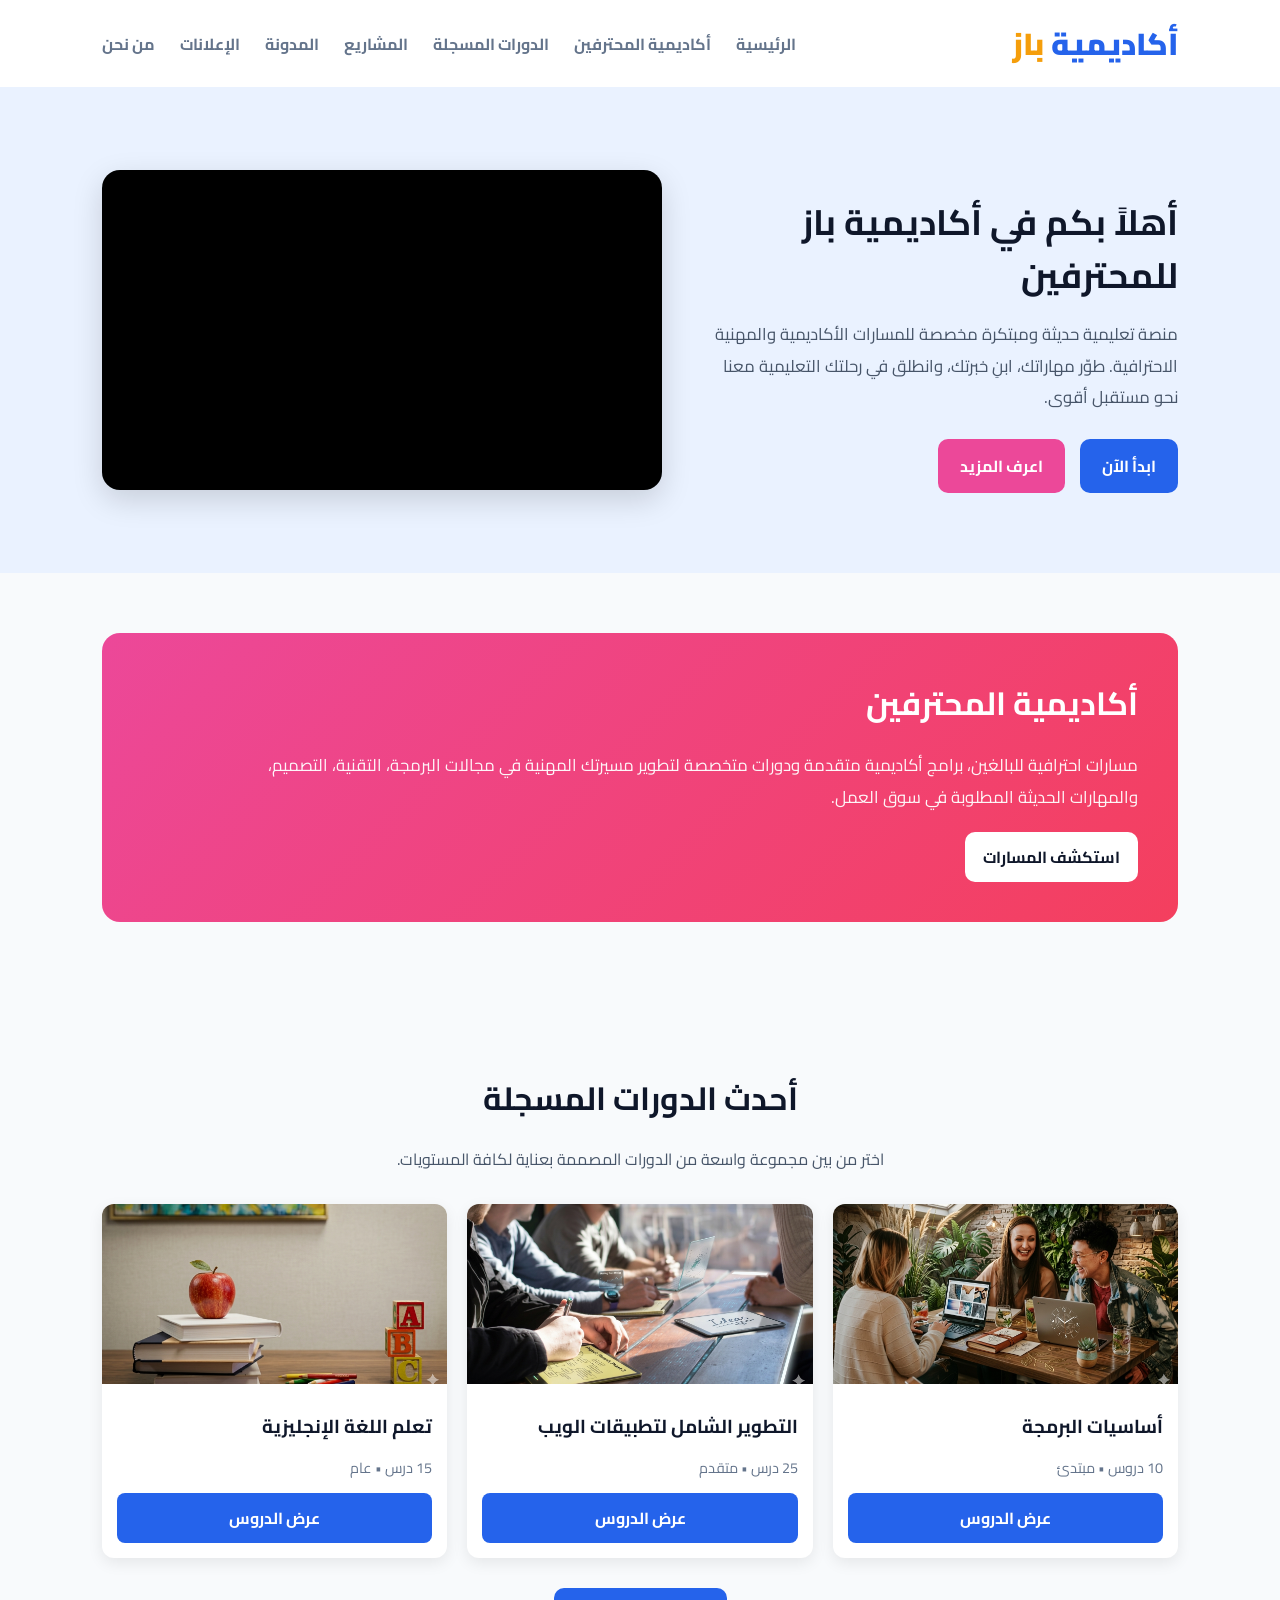
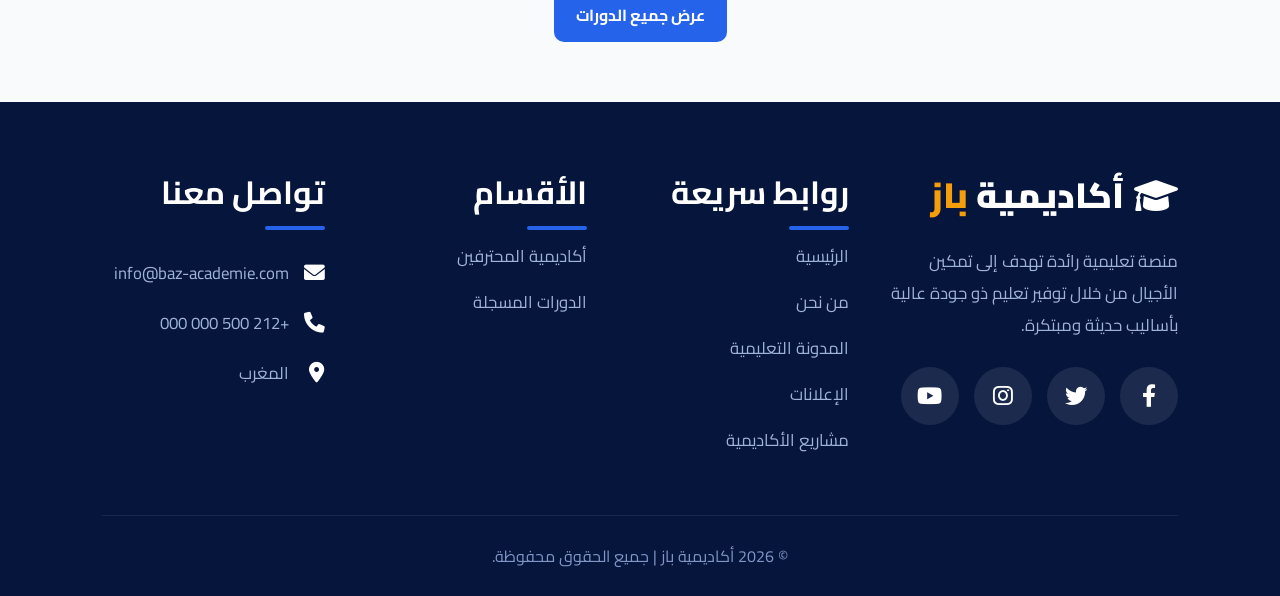
<file: index.html>
<!DOCTYPE html>
<html lang="ar" dir="rtl">
<head>
  <meta charset="UTF-8" />
  <meta name="viewport" content="width=device-width, initial-scale=1.0" />
  <title>أكاديمية باز</title>

  <link rel="stylesheet" href="https://cdnjs.cloudflare.com/ajax/libs/font-awesome/6.0.0/css/all.min.css" />

  <style>
    @import url('https://fonts.googleapis.com/css2?family=Cairo:wght@400;700;900&display=swap');

    * {
      box-sizing: border-box;
    }

    body {
      margin: 0;
      font-family: 'Cairo', sans-serif;
      background: #f8fafc;
      color: #0f172a;
    }

    a {
      text-decoration: none;
    }

    /* NAVBAR */
    .navbar {
      display: flex;
      justify-content: space-between;
      align-items: center;
      padding: 15px 8%;
      background: #ffffff;
      box-shadow: 0 4px 10px rgba(0, 0, 0, 0.05);
      flex-wrap: wrap;
      gap: 15px;
    }

    .logo {
      font-size: 1.9rem;
      font-weight: 900;
      color: #2563eb;
    }

    .logo span {
      color: #f59e0b;
    }

    .nav-links {
      list-style: none;
      display: flex;
      gap: 25px;
      margin: 0;
      padding: 0;
      flex-wrap: wrap;
    }

    .nav-links a {
      color: #64748b;
      font-weight: 700;
      transition: 0.3s;
    }

    .nav-links a:hover {
      color: #2563eb;
    }

    /* HERO */
    .hero {
      padding: 80px 8%;
      background: #eaf2ff;
      display: flex;
      align-items: center;
      justify-content: space-between;
      flex-wrap: wrap;
      gap: 40px;
    }

    .hero-text {
      flex: 1 1 420px;
      max-width: 520px;
    }

    .hero-text h1 {
      font-size: 2.2rem;
      margin-bottom: 15px;
      line-height: 1.5;
    }

    .hero-text p {
      color: #475569;
      line-height: 1.9;
      font-size: 1.05rem;
      margin-bottom: 25px;
    }

    .hero-buttons {
      display: flex;
      gap: 15px;
      flex-wrap: wrap;
    }

    .btn {
      padding: 12px 22px;
      border-radius: 10px;
      font-weight: 700;
      display: inline-block;
      transition: 0.3s;
    }

    .btn-blue {
      background: #2563eb;
      color: white;
    }

    .btn-blue:hover {
      background: #1d4ed8;
    }

    .btn-pink {
      background: #ec4899;
      color: white;
    }

    .btn-pink:hover {
      background: #db2777;
    }

    .hero-media {
      flex: 1 1 520px;
      max-width: 560px;
      width: 100%;
    }

    .hero-video {
      width: 100%;
      height: 320px;
      border: 0;
      border-radius: 18px;
      display: block;
      box-shadow: 0 10px 30px rgba(0, 0, 0, 0.15);
      background: #000;
    }

    /* ACADEMY */
    .academies {
      padding: 60px 8%;
    }

    .academy-card {
      padding: 40px;
      border-radius: 18px;
      color: white;
      max-width: 100%;
    }

    .adults {
      background: linear-gradient(135deg, #ec4899, #f43f5e);
    }

    .academy-card h2 {
      margin-top: 0;
      margin-bottom: 10px;
      font-size: 2rem;
    }

    .academy-card p {
      opacity: 0.95;
      line-height: 1.9;
      font-size: 1.05rem;
      max-width: 900px;
      margin-bottom: 18px;
    }

    .academy-card a {
      display: inline-block;
      background: white;
      color: #0f172a;
      padding: 10px 18px;
      border-radius: 10px;
      font-weight: 700;
    }

    /* COURSES */
    .courses {
      padding: 60px 8%;
      text-align: center;
    }

    .courses h2 {
      margin-bottom: 15px;
      font-size: 2rem;
    }

    .courses p {
      color: #475569;
      margin-bottom: 30px;
    }

    .courses-grid {
      display: grid;
      grid-template-columns: repeat(auto-fit, minmax(250px, 1fr));
      gap: 20px;
    }

    .course-card {
      background: white;
      border-radius: 12px;
      box-shadow: 0 5px 15px rgba(0, 0, 0, 0.08);
      overflow: hidden;
      transition: 0.3s;
    }

    .course-card:hover {
      transform: translateY(-5px);
    }

    .course-card img {
      width: 100%;
      height: 180px;
      object-fit: cover;
      display: block;
    }

    .course-content {
      padding: 15px;
      text-align: right;
    }

    .course-content h3 {
      margin: 10px 0;
    }

    .course-meta {
      color: #64748b;
      font-size: 0.9rem;
      margin-bottom: 12px;
    }

    .course-btn {
      display: block;
      background: #2563eb;
      color: white;
      padding: 10px;
      border-radius: 8px;
      text-align: center;
      font-weight: 700;
      transition: 0.3s;
    }

    .course-btn:hover {
      background: #1d4ed8;
    }

    /* FOOTER */
    .footer {
      background: #06153b;
      color: white;
      padding: 60px 8% 25px;
    }

    .footer-grid {
      display: grid;
      grid-template-columns: 1.3fr 1fr 1fr 1fr;
      gap: 40px;
      align-items: flex-start;
    }

    .footer-brand h3,
    .footer-links h3,
    .footer-sections h3,
    .footer-contact h3 {
      font-size: 2rem;
      margin-top: 0;
      margin-bottom: 18px;
      color: #ffffff;
      position: relative;
      display: inline-block;
    }

    .footer-links h3::after,
    .footer-sections h3::after,
    .footer-contact h3::after {
      content: "";
      position: absolute;
      right: 0;
      bottom: -8px;
      width: 60px;
      height: 4px;
      background: #2563eb;
      border-radius: 3px;
    }

    .brand-title {
      font-size: 2.2rem;
      font-weight: 900;
      margin-bottom: 18px;
      color: #ffffff;
      display: flex;
      align-items: center;
      gap: 10px;
      justify-content: flex-start;
    }

    .brand-title span {
      color: #f59e0b;
    }

    .footer-brand p {
      color: #9fb3d9;
      line-height: 1.9;
      font-size: 1.05rem;
      margin-bottom: 25px;
    }

    .social-icons {
      display: flex;
      gap: 15px;
      flex-wrap: wrap;
    }

    .social-icons a {
      width: 58px;
      height: 58px;
      border-radius: 50%;
      background: rgba(255, 255, 255, 0.09);
      color: #ffffff;
      display: flex;
      align-items: center;
      justify-content: center;
      font-size: 1.4rem;
      transition: 0.3s;
    }

    .social-icons a:hover {
      background: #2563eb;
      transform: translateY(-3px);
    }

    .footer-links a,
    .footer-sections a {
      color: #9fb3d9;
      display: block;
      margin-bottom: 14px;
      font-size: 1.05rem;
      transition: 0.3s;
    }

    .footer-links a:hover,
    .footer-sections a:hover {
      color: #ffffff;
      padding-right: 6px;
    }

    .footer-contact p {
      color: #9fb3d9;
      margin-bottom: 18px;
      font-size: 1.05rem;
      display: flex;
      align-items: center;
      gap: 12px;
    }

    .footer-contact i {
      color: #ffffff;
      font-size: 1.3rem;
      min-width: 24px;
    }

    .footer-bottom {
      text-align: center;
      margin-top: 45px;
      padding-top: 25px;
      border-top: 1px solid rgba(255, 255, 255, 0.08);
      color: #7f96c6;
      font-size: 1rem;
    }

    /* RESPONSIVE */
    @media (max-width: 1100px) {
      .footer-grid {
        grid-template-columns: 1fr 1fr;
      }
    }

    @media (max-width: 992px) {
      .hero {
        flex-direction: column;
      }

      .hero-text,
      .hero-media {
        max-width: 100%;
      }

      .hero-video {
        height: 300px;
      }
    }

    @media (max-width: 768px) {
      .footer-grid {
        grid-template-columns: 1fr;
      }
    }

    @media (max-width: 600px) {
      .hero {
        padding: 50px 6%;
      }

      .academies,
      .courses,
      .footer {
        padding-right: 6%;
        padding-left: 6%;
      }

      .hero-text h1 {
        font-size: 1.9rem;
      }

      .hero-video {
        height: 230px;
      }

      .logo {
        font-size: 1.5rem;
      }

      .nav-links {
        gap: 14px;
      }

      .nav-links a {
        font-size: 0.95rem;
      }
    }
  </style>
</head>

<body>

  <nav class="navbar">
    <div class="logo">أكاديمية <span>باز</span></div>

    <ul class="nav-links">
      <li><a href="./index.html">الرئيسية</a></li>
      <li><a href="./adults.html">أكاديمية المحترفين</a></li>
      <li><a href="./courses.html">الدورات المسجلة</a></li>
      <li><a href="./projects.html">المشاريع</a></li>
      <li><a href="./blog.html">المدونة</a></li>
      <li><a href="./announcements.html">الإعلانات</a></li>
      <li><a href="./about.html">من نحن</a></li>
    </ul>
  </nav>

  <section class="hero">
    <div class="hero-text">
      <h1>أهلاً بكم في أكاديمية باز للمحترفين</h1>

      <p>
        منصة تعليمية حديثة ومبتكرة مخصصة للمسارات الأكاديمية والمهنية الاحترافية.
        طوّر مهاراتك، ابنِ خبرتك، وانطلق في رحلتك التعليمية معنا نحو مستقبل أقوى.
      </p>

      <div class="hero-buttons">
        <a href="./courses.html" class="btn btn-blue">ابدأ الآن</a>
        <a href="./about.html" class="btn btn-pink">اعرف المزيد</a>
      </div>
    </div>

    <div class="hero-media">
  <iframe
    class="hero-video"
    src="https://www.youtube.com/embed/PsMz1QkBnx8?autoplay=1&mute=1&playsinline=1&loop=1&playlist=PsMz1QkBnx8&rel=0"
    title="فيديو أكاديمية باز"
    frameborder="0"
    allow="autoplay; encrypted-media; picture-in-picture; web-share"
    referrerpolicy="strict-origin-when-cross-origin"
    allowfullscreen>
  </iframe>
</div>
  </section>

  <section class="academies">
    <div class="academy-card adults">
      <h2>أكاديمية المحترفين</h2>

      <p>
        مسارات احترافية للبالغين، برامج أكاديمية متقدمة ودورات متخصصة لتطوير مسيرتك المهنية
        في مجالات البرمجة، التقنية، التصميم، والمهارات الحديثة المطلوبة في سوق العمل.
      </p>

      <a href="./adults.html">استكشف المسارات</a>
    </div>
  </section>

  <section class="courses">
    <h2>أحدث الدورات المسجلة</h2>
    <p>اختر من بين مجموعة واسعة من الدورات المصممة بعناية لكافة المستويات.</p>

    <div class="courses-grid">

      <div class="course-card">
        <img src="engeering-baz.png"="أساسيات البرمجة" />
        <div class="course-content">
          <h3>أساسيات البرمجة</h3>
          <div class="course-meta">10 دروس • مبتدئ</div>
          <a href="./courses.html" class="course-btn">عرض الدروس</a>
        </div>
      </div>

      <div class="course-card">
        <img src="genuis-baz.png" alt="التطوير الشامل لتطبيقات الويب" />
        <div class="course-content">
          <h3>التطوير الشامل لتطبيقات الويب</h3>
          <div class="course-meta">25 درس • متقدم</div>
          <a href="./courses.html" class="course-btn">عرض الدروس</a>
        </div>
      </div>

      <div class="course-card">
        <img src="apple-baz.png"="تعلم اللغة الإنجليزية" />
        <div class="course-content">
          <h3>تعلم اللغة الإنجليزية</h3>
          <div class="course-meta">15 درس • عام</div>
          <a href="./courses.html" class="course-btn">عرض الدروس</a>
        </div>
      </div>

    </div>

    <br />

    <a href="./courses.html" class="btn btn-blue">عرض جميع الدورات</a>
  </section>

  <footer class="footer">
    <div class="footer-grid">

      <div class="footer-brand">
        <div class="brand-title">
          <i class="fas fa-graduation-cap"></i>
          <div>أكاديمية <span>باز</span></div>
        </div>

        <p>
          منصة تعليمية رائدة تهدف إلى تمكين الأجيال من خلال توفير تعليم ذو جودة عالية
          بأساليب حديثة ومبتكرة.
        </p>

        <div class="social-icons">
          <a href="#"><i class="fab fa-facebook-f"></i></a>
          <a href="#"><i class="fab fa-twitter"></i></a>
          <a href="#"><i class="fab fa-instagram"></i></a>
          <a href="#"><i class="fab fa-youtube"></i></a>
        </div>
      </div>

      <div class="footer-links">
        <h3>روابط سريعة</h3>
        <a href="./index.html">الرئيسية</a>
        <a href="./about.html">من نحن</a>
        <a href="./blog.html">المدونة التعليمية</a>
        <a href="./announcements.html">الإعلانات</a>
        <a href="./projects.html">مشاريع الأكاديمية</a>
      </div>

      <div class="footer-sections">
        <h3>الأقسام</h3>
        <a href="./adults.html">أكاديمية المحترفين</a>
        <a href="./courses.html">الدورات المسجلة</a>
      </div>

      <div class="footer-contact">
        <h3>تواصل معنا</h3>
        <p><i class="fas fa-envelope"></i> info@baz-academie.com</p>
        <p><i class="fas fa-phone"></i> +212 500 000 000</p>
        <p><i class="fas fa-map-marker-alt"></i> المغرب</p>
      </div>

    </div>

    <div class="footer-bottom">
      © 2026 أكاديمية باز | جميع الحقوق محفوظة.
    </div>
  </footer>

</body>
</html>
</file>
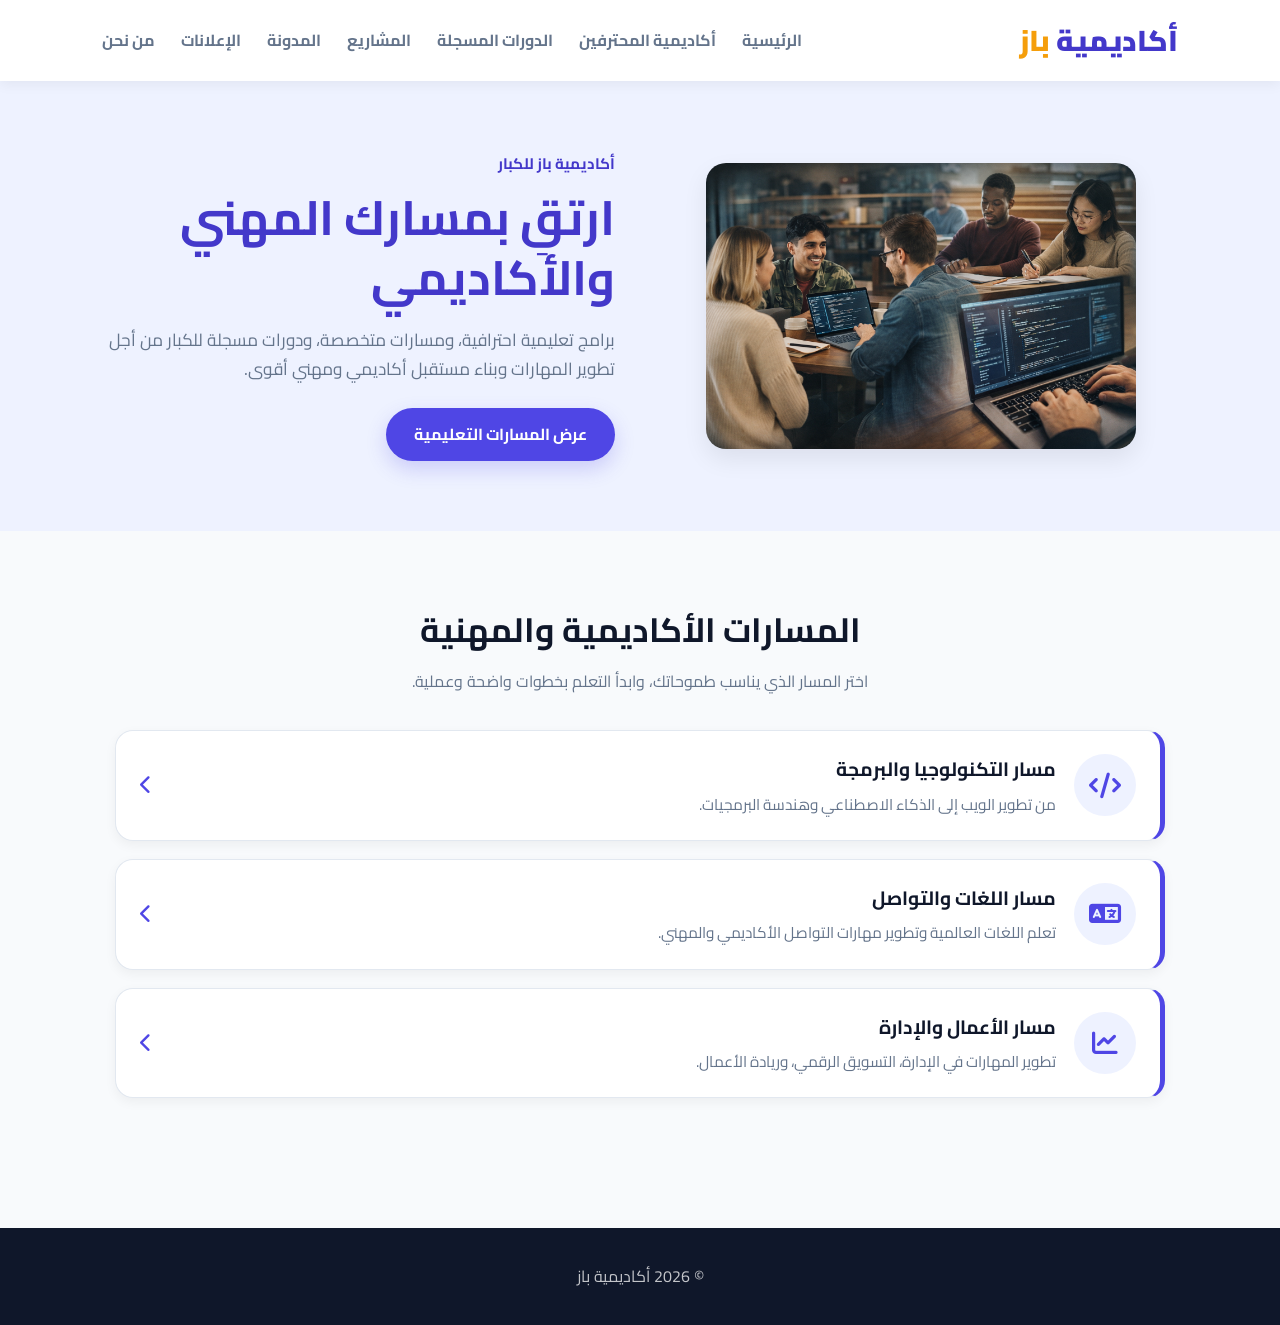
<file: adults.html>
<!DOCTYPE html>
<html lang="ar" dir="rtl">
<head>
    <meta charset="UTF-8">
    <meta name="viewport" content="width=device-width, initial-scale=1.0">
    <title>أكاديمية باز للكبار</title>
    <link rel="stylesheet" href="https://cdnjs.cloudflare.com/ajax/libs/font-awesome/6.0.0/css/all.min.css">

    <style>
        @import url('https://fonts.googleapis.com/css2?family=Cairo:wght@400;700;900&display=swap');

        :root {
            --primary: #4338ca;
            --secondary: #4f46e5;
            --light-bg: #eef2ff;
            --page-bg: #f8fafc;
            --text-main: #0f172a;
            --text-muted: #64748b;
            --surface: #ffffff;
            --border: #e2e8f0;
            --shadow-sm: 0 4px 12px rgba(0,0,0,0.05);
            --shadow-md: 0 10px 25px rgba(0,0,0,0.08);
            --transition: 0.3s ease;
            --radius: 22px;
        }

        * {
            box-sizing: border-box;
            margin: 0;
            padding: 0;
        }

        body {
            font-family: 'Cairo', sans-serif;
            background: var(--page-bg);
            color: var(--text-main);
            line-height: 1.7;
            overflow-x: hidden;
        }

        img {
            max-width: 100%;
            display: block;
        }

        a {
            text-decoration: none;
        }

        ul {
            list-style: none;
        }

        .navbar {
            display: flex;
            justify-content: space-between;
            align-items: center;
            gap: 20px;
            padding: 16px 8%;
            background: #fff;
            box-shadow: var(--shadow-sm);
            position: sticky;
            top: 0;
            z-index: 1000;
            flex-wrap: wrap;
        }

        .logo {
            font-size: 1.8rem;
            font-weight: 900;
            color: var(--primary);
        }

        .logo span {
            color: #f59e0b;
        }

        .navbar ul {
            display: flex;
            gap: 26px;
            flex-wrap: wrap;
            align-items: center;
        }

        .navbar a {
            color: var(--text-muted);
            font-weight: 700;
            transition: var(--transition);
            padding-bottom: 4px;
        }

        .navbar a:hover,
        .navbar a.active {
            color: var(--primary);
        }

        .navbar a.active {
            border-bottom: 2px solid var(--primary);
        }

        .hero {
            display: flex;
            align-items: center;
            justify-content: space-between;
            gap: 50px;
            flex-wrap: wrap;
            padding: 70px 8%;
            background: var(--light-bg);
        }

        .hero-image {
            flex: 1;
            min-width: 280px;
            display: flex;
            justify-content: center;
        }

        .hero-image img {
            width: 100%;
            max-width: 430px;
            border-radius: 20px;
            box-shadow: var(--shadow-md);
        }

        .hero-text {
            flex: 1;
            min-width: 280px;
            max-width: 600px;
        }

        .hero-badge {
            color: var(--primary);
            font-size: 0.95rem;
            font-weight: 700;
            margin-bottom: 10px;
        }

        .hero-text h1 {
            font-size: 3rem;
            line-height: 1.25;
            color: var(--primary);
            margin-bottom: 18px;
        }

        .hero-text p {
            color: var(--text-muted);
            font-size: 1.08rem;
            margin-bottom: 24px;
        }

        .hero-btn {
            display: inline-block;
            background: var(--secondary);
            color: white;
            padding: 13px 28px;
            border-radius: 999px;
            font-weight: 700;
            box-shadow: 0 8px 20px rgba(79,70,229,0.22);
            transition: var(--transition);
        }

        .hero-btn:hover {
            transform: translateY(-2px);
        }

        .section {
            padding: 70px 8%;
        }

        .section-header {
            text-align: center;
            margin-bottom: 35px;
        }

        .section-title {
            font-size: 2.1rem;
            margin-bottom: 10px;
            color: var(--text-main);
        }

        .section-subtitle {
            color: var(--text-muted);
            max-width: 650px;
            margin: 0 auto;
        }

        .tracks {
            max-width: 1050px;
            margin: 0 auto;
            display: grid;
            gap: 18px;
        }

        .track {
            background: var(--surface);
            border: 1px solid var(--border);
            border-right: 5px solid var(--secondary);
            border-radius: 18px;
            padding: 22px 24px;
            display: flex;
            align-items: center;
            justify-content: space-between;
            gap: 18px;
            box-shadow: var(--shadow-sm);
            transition: var(--transition);
        }

        .track:hover {
            transform: translateY(-3px);
            box-shadow: var(--shadow-md);
        }

        .track-main {
            display: flex;
            align-items: center;
            gap: 18px;
            flex: 1;
        }

        .track-icon {
            width: 62px;
            height: 62px;
            border-radius: 50%;
            background: #eef2ff;
            color: var(--secondary);
            display: flex;
            align-items: center;
            justify-content: center;
            font-size: 1.6rem;
            flex-shrink: 0;
        }

        .track-text {
            flex: 1;
        }

        .track-text h3 {
            margin-bottom: 6px;
            font-size: 1.2rem;
            color: var(--text-main);
        }

        .track-text p {
            color: var(--text-muted);
            font-size: 0.96rem;
        }

        .track-arrow {
            color: var(--secondary);
            font-size: 1.2rem;
            flex-shrink: 0;
        }

        .footer {
            background: #0f172a;
            color: white;
            text-align: center;
            padding: 35px 20px;
            margin-top: 60px;
        }

        .footer p {
            opacity: 0.75;
        }

        @media (max-width: 992px) {
            .hero {
                justify-content: center;
                text-align: center;
            }

            .hero-text h1 {
                font-size: 2.4rem;
            }

            .hero-text {
                max-width: 100%;
            }
        }

        @media (max-width: 768px) {
            .navbar {
                justify-content: center;
                text-align: center;
            }

            .navbar ul {
                justify-content: center;
            }

            .hero {
                padding: 50px 6%;
            }

            .section {
                padding: 55px 6%;
            }

            .hero-text h1 {
                font-size: 2rem;
            }

            .track {
                padding: 18px;
            }

            .track-main {
                align-items: flex-start;
            }

            .track-text h3 {
                font-size: 1.05rem;
            }

            .track-icon {
                width: 54px;
                height: 54px;
                font-size: 1.35rem;
            }
        }
    </style>
</head>
<body>

    <nav class="navbar">
        <div class="logo">
            أكاديمية <span>باز</span>
        </div>

        <ul>
    <ul class="nav-links">
<li><a href="index.html">الرئيسية</a></li>
<li><a href="adults.html">أكاديمية المحترفين</a></li>
<li><a href="courses.html">الدورات المسجلة</a></li>
<li><a href="projects.html">المشاريع</a></li>
<li><a href="blog.html">المدونة</a></li>
<li><a href="announcements.html">الإعلانات</a></li>
<li><a href="about.html">من نحن</a></li>
</ul>
  </nav>

    <section class="hero">
        <div class="hero-image">
            <img src="adults-hero.png" alt="تعلم الشباب والكبار">
        </div>

        <div class="hero-text">
            <div class="hero-badge">أكاديمية باز للكبار</div>
            <h1>ارتقِ بمسارك المهني والأكاديمي</h1>
            <p>
                برامج تعليمية احترافية، ومسارات متخصصة، ودورات مسجلة للكبار
                من أجل تطوير المهارات وبناء مستقبل أكاديمي ومهني أقوى.
            </p>
            <a href="#tracks" class="hero-btn">عرض المسارات التعليمية</a>
        </div>
    </section>

    <section id="tracks" class="section">
        <div class="section-header">
            <h2 class="section-title">المسارات الأكاديمية والمهنية</h2>
            <p class="section-subtitle">
                اختر المسار الذي يناسب طموحاتك، وابدأ التعلم بخطوات واضحة وعملية.
            </p>
        </div>

        <div class="tracks">
            <div class="track">
                <div class="track-main">
                    <div class="track-icon">
                        <i class="fas fa-code"></i>
                    </div>
                    <div class="track-text">
                        <h3>مسار التكنولوجيا والبرمجة</h3>
                        <p>من تطوير الويب إلى الذكاء الاصطناعي وهندسة البرمجيات.</p>
                    </div>
                </div>
                <div class="track-arrow">
                    <i class="fas fa-chevron-left"></i>
                </div>
            </div>

            <div class="track">
                <div class="track-main">
                    <div class="track-icon">
                        <i class="fas fa-language"></i>
                    </div>
                    <div class="track-text">
                        <h3>مسار اللغات والتواصل</h3>
                        <p>تعلم اللغات العالمية وتطوير مهارات التواصل الأكاديمي والمهني.</p>
                    </div>
                </div>
                <div class="track-arrow">
                    <i class="fas fa-chevron-left"></i>
                </div>
            </div>

            <div class="track">
                <div class="track-main">
                    <div class="track-icon">
                        <i class="fas fa-chart-line"></i>
                    </div>
                    <div class="track-text">
                        <h3>مسار الأعمال والإدارة</h3>
                        <p>تطوير المهارات في الإدارة، التسويق الرقمي، وريادة الأعمال.</p>
                    </div>
                </div>
                <div class="track-arrow">
                    <i class="fas fa-chevron-left"></i>
                </div>
            </div>
        </div>
    </section>

    <footer class="footer">
        <p>&copy; 2026 أكاديمية باز</p>
    </footer>

</body>
</html>
</file>
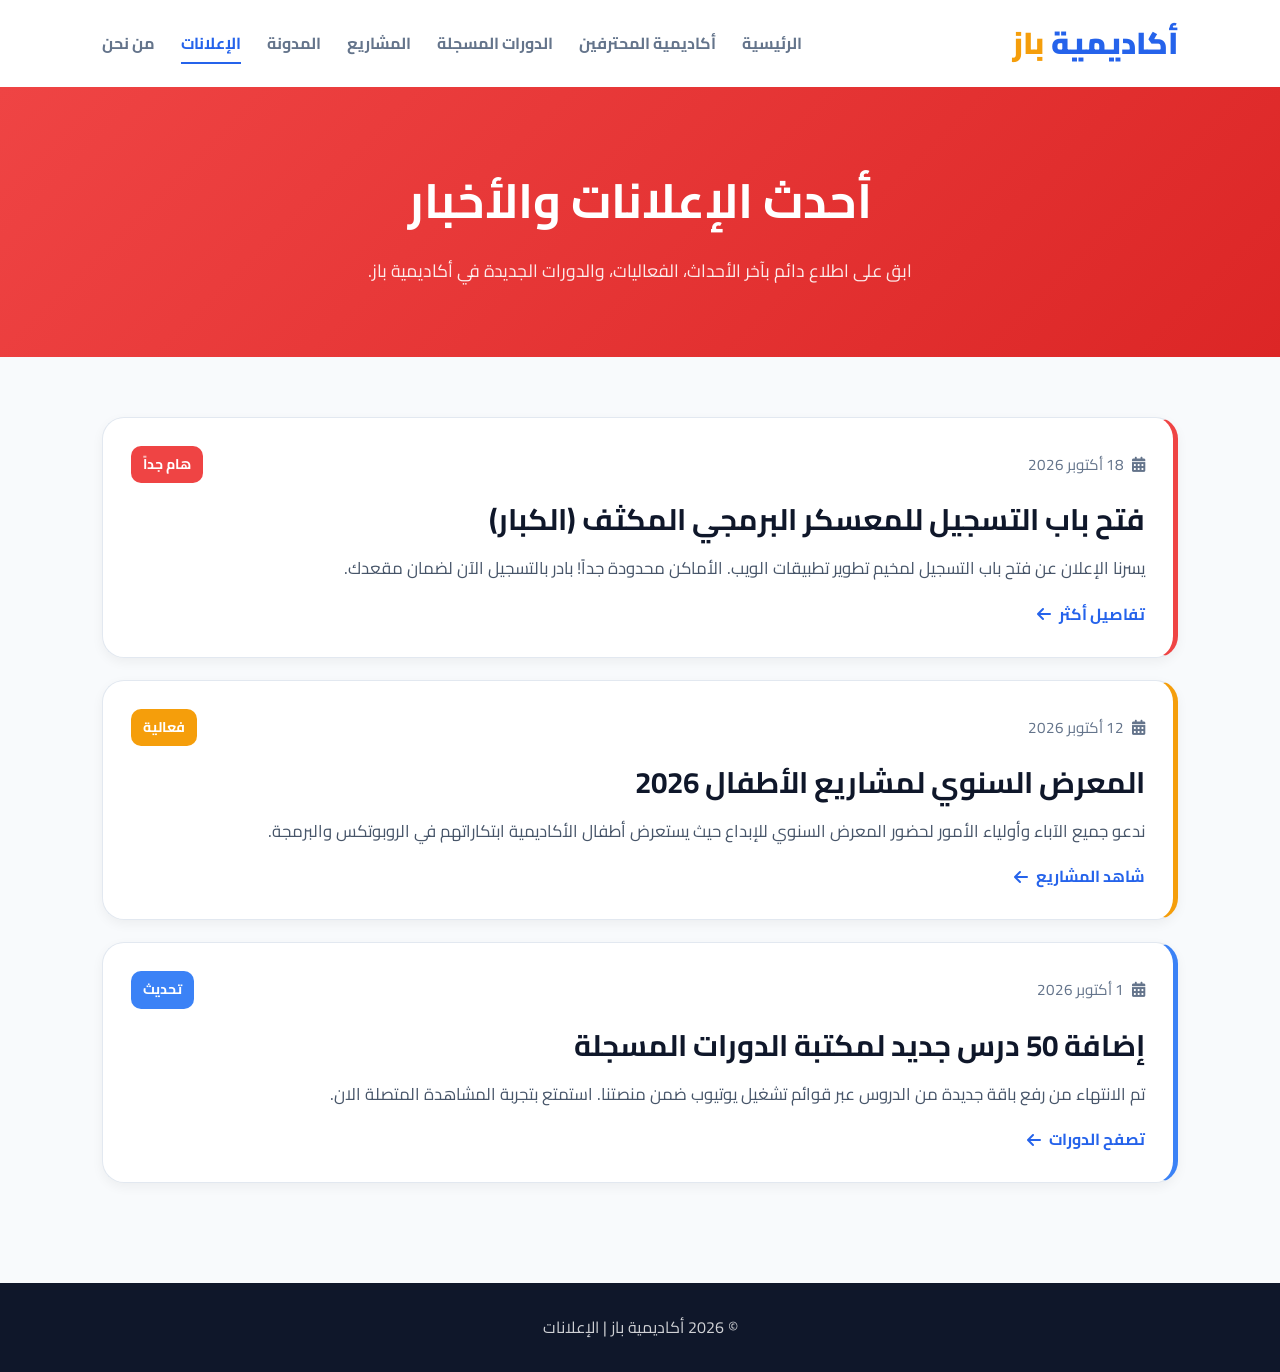
<file: announcements.html>
<!DOCTYPE html>
<html lang="ar" dir="rtl">
<head>
    <meta charset="UTF-8">
    <meta name="viewport" content="width=device-width, initial-scale=1.0">
    <title>الإعلانات - أكاديمية باز</title>
    <link rel="stylesheet" href="https://cdnjs.cloudflare.com/ajax/libs/font-awesome/6.0.0/css/all.min.css">

    <style>
        @import url('https://fonts.googleapis.com/css2?family=Cairo:wght@400;700;900&display=swap');

        :root{
            --primary:#2563eb;
            --danger:#ef4444;
            --warning:#f59e0b;
            --info:#3b82f6;
            --dark:#0f172a;
            --text:#475569;
            --muted:#64748b;
            --bg:#f8fafc;
            --white:#ffffff;
            --border:#e2e8f0;
            --shadow-sm:0 4px 12px rgba(0,0,0,0.05);
            --shadow-md:0 10px 25px rgba(0,0,0,0.08);
            --transition:0.3s ease;
        }

        *{
            box-sizing:border-box;
            margin:0;
            padding:0;
        }

        body{
            font-family:'Cairo',sans-serif;
            background:var(--bg);
            color:var(--dark);
            line-height:1.8;
        }

        a{
            text-decoration:none;
        }

        ul{
            list-style:none;
        }

        .navbar{
            display:flex;
            justify-content:space-between;
            align-items:center;
            gap:20px;
            padding:16px 8%;
            background:#fff;
            box-shadow:var(--shadow-sm);
            flex-wrap:wrap;
        }

        .logo{
            font-size:1.9rem;
            font-weight:900;
            color:#2563eb;
        }

        .logo span{
            color:#f59e0b;
        }

        .nav-links{
            display:flex;
            gap:26px;
            flex-wrap:wrap;
            align-items:center;
        }

        .nav-links a{
            color:var(--muted);
            font-weight:700;
            transition:var(--transition);
            padding-bottom:4px;
        }

        .nav-links a:hover,
        .nav-links a.active{
            color:var(--primary);
        }

        .nav-links a.active{
            border-bottom:2px solid var(--primary);
        }

        .hero{
            background:linear-gradient(135deg,#ef4444 0%, #dc2626 100%);
            color:white;
            text-align:center;
            padding:70px 20px;
        }

        .hero h1{
            font-size:3rem;
            margin-bottom:12px;
        }

        .hero p{
            font-size:1.1rem;
            color:rgba(255,255,255,0.9);
            max-width:760px;
            margin:0 auto;
        }

        .section{
            padding:60px 8%;
        }

        .container{
            max-width:1100px;
            margin:0 auto;
        }

        .announcements-list{
            display:grid;
            gap:22px;
        }

        .announcement-card{
            background:var(--white);
            border-radius:22px;
            padding:28px;
            box-shadow:var(--shadow-sm);
            border:1px solid var(--border);
            transition:var(--transition);
            position:relative;
            overflow:hidden;
        }

        .announcement-card:hover{
            transform:translateY(-4px);
            box-shadow:var(--shadow-md);
        }

        .announcement-card.important{
            border-right:5px solid var(--danger);
        }

        .announcement-card.event{
            border-right:5px solid var(--warning);
        }

        .announcement-card.update{
            border-right:5px solid var(--info);
        }

        .announcement-top{
            display:flex;
            justify-content:space-between;
            align-items:center;
            gap:15px;
            flex-wrap:wrap;
            margin-bottom:14px;
        }

        .announcement-date{
            color:var(--muted);
            font-size:0.95rem;
            display:flex;
            align-items:center;
            gap:8px;
        }

        .tag{
            display:inline-block;
            padding:6px 12px;
            border-radius:10px;
            color:white;
            font-size:0.88rem;
            font-weight:700;
        }

        .tag-danger{
            background:var(--danger);
        }

        .tag-warning{
            background:var(--warning);
        }

        .tag-info{
            background:var(--info);
        }

        .announcement-card h2{
            font-size:2rem;
            margin-bottom:10px;
            color:var(--dark);
        }

        .announcement-card h3{
            font-size:1.85rem;
            margin-bottom:12px;
            color:var(--dark);
            line-height:1.5;
        }

        .announcement-card p{
            color:var(--text);
            font-size:1.05rem;
            margin-bottom:16px;
        }

        .announcement-link{
            color:var(--primary);
            font-weight:700;
            display:inline-flex;
            align-items:center;
            gap:8px;
            transition:var(--transition);
        }

        .announcement-link:hover{
            gap:12px;
        }

        .footer{
            background:#0f172a;
            color:white;
            text-align:center;
            padding:30px 20px;
            margin-top:40px;
        }

        .footer p{
            opacity:0.8;
        }

        @media (max-width:992px){
            .hero h1{
                font-size:2.4rem;
            }

            .announcement-card h3{
                font-size:1.5rem;
            }
        }

        @media (max-width:768px){
            .navbar{
                justify-content:center;
                text-align:center;
            }

            .nav-links{
                justify-content:center;
            }

            .hero{
                padding:55px 20px;
            }

            .hero h1{
                font-size:2rem;
            }

            .hero p{
                font-size:1rem;
            }

            .section{
                padding:50px 6%;
            }

            .announcement-card{
                padding:22px 18px;
            }

            .announcement-card h3{
                font-size:1.3rem;
            }

            .announcement-card p{
                font-size:1rem;
            }
        }
    </style>
</head>
<body>

    <nav class="navbar">
        <div class="logo">أكاديمية <span>باز</span></div>

        <ul class="nav-links">
            <li><a href="index.html">الرئيسية</a></li>
            <li><a href="adults.html">أكاديمية المحترفين</a></li>
            <li><a href="courses.html">الدورات المسجلة</a></li>
            <li><a href="projects.html">المشاريع</a></li>
            <li><a href="blog.html">المدونة</a></li>
            <li><a href="announcements.html" class="active">الإعلانات</a></li>
            <li><a href="about.html">من نحن</a></li>
        </ul>
    </nav>

    <header class="hero">
        <h1>أحدث الإعلانات والأخبار</h1>
        <p>
            ابق على اطلاع دائم بآخر الأحداث، الفعاليات، والدورات الجديدة في أكاديمية باز.
        </p>
    </header>

    <section class="section">
        <div class="container">
            <div class="announcements-list">

                <article class="announcement-card important">
                    <div class="announcement-top">
                        <div class="announcement-date">
                            <i class="fas fa-calendar-alt"></i>
                            <span>18 أكتوبر 2026</span>
                        </div>
                        <span class="tag tag-danger">هام جداً</span>
                    </div>

                    <h3>فتح باب التسجيل للمعسكر البرمجي المكثف (الكبار)</h3>

                    <p>
                        يسرنا الإعلان عن فتح باب التسجيل لمخيم تطوير تطبيقات الويب. الأماكن محدودة جداً! بادر بالتسجيل الآن لضمان مقعدك.
                    </p>

                    <a href="#" class="announcement-link">
                        تفاصيل أكثر
                        <i class="fas fa-arrow-left"></i>
                    </a>
                </article>

                <article class="announcement-card event">
                    <div class="announcement-top">
                        <div class="announcement-date">
                            <i class="fas fa-calendar-alt"></i>
                            <span>12 أكتوبر 2026</span>
                        </div>
                        <span class="tag tag-warning">فعالية</span>
                    </div>

                    <h3>المعرض السنوي لمشاريع الأطفال 2026</h3>

                    <p>
                        ندعو جميع الآباء وأولياء الأمور لحضور المعرض السنوي للإبداع حيث يستعرض أطفال الأكاديمية ابتكاراتهم في الروبوتكس والبرمجة.
                    </p>

                    <a href="#" class="announcement-link">
                        شاهد المشاريع
                        <i class="fas fa-arrow-left"></i>
                    </a>
                </article>

                <article class="announcement-card update">
                    <div class="announcement-top">
                        <div class="announcement-date">
                            <i class="fas fa-calendar-alt"></i>
                            <span>1 أكتوبر 2026</span>
                        </div>
                        <span class="tag tag-info">تحديث</span>
                    </div>

                    <h3>إضافة 50 درس جديد لمكتبة الدورات المسجلة</h3>

                    <p>
                        تم الانتهاء من رفع باقة جديدة من الدروس عبر قوائم تشغيل يوتيوب ضمن منصتنا. استمتع بتجربة المشاهدة المتصلة الان.
                    </p>

                    <a href="#" class="announcement-link">
                        تصفح الدورات
                        <i class="fas fa-arrow-left"></i>
                    </a>
                </article>

            </div>
        </div>
    </section>

    <footer class="footer">
        <p>© 2026 أكاديمية باز | الإعلانات</p>
    </footer>

</body>
</html>
</file>
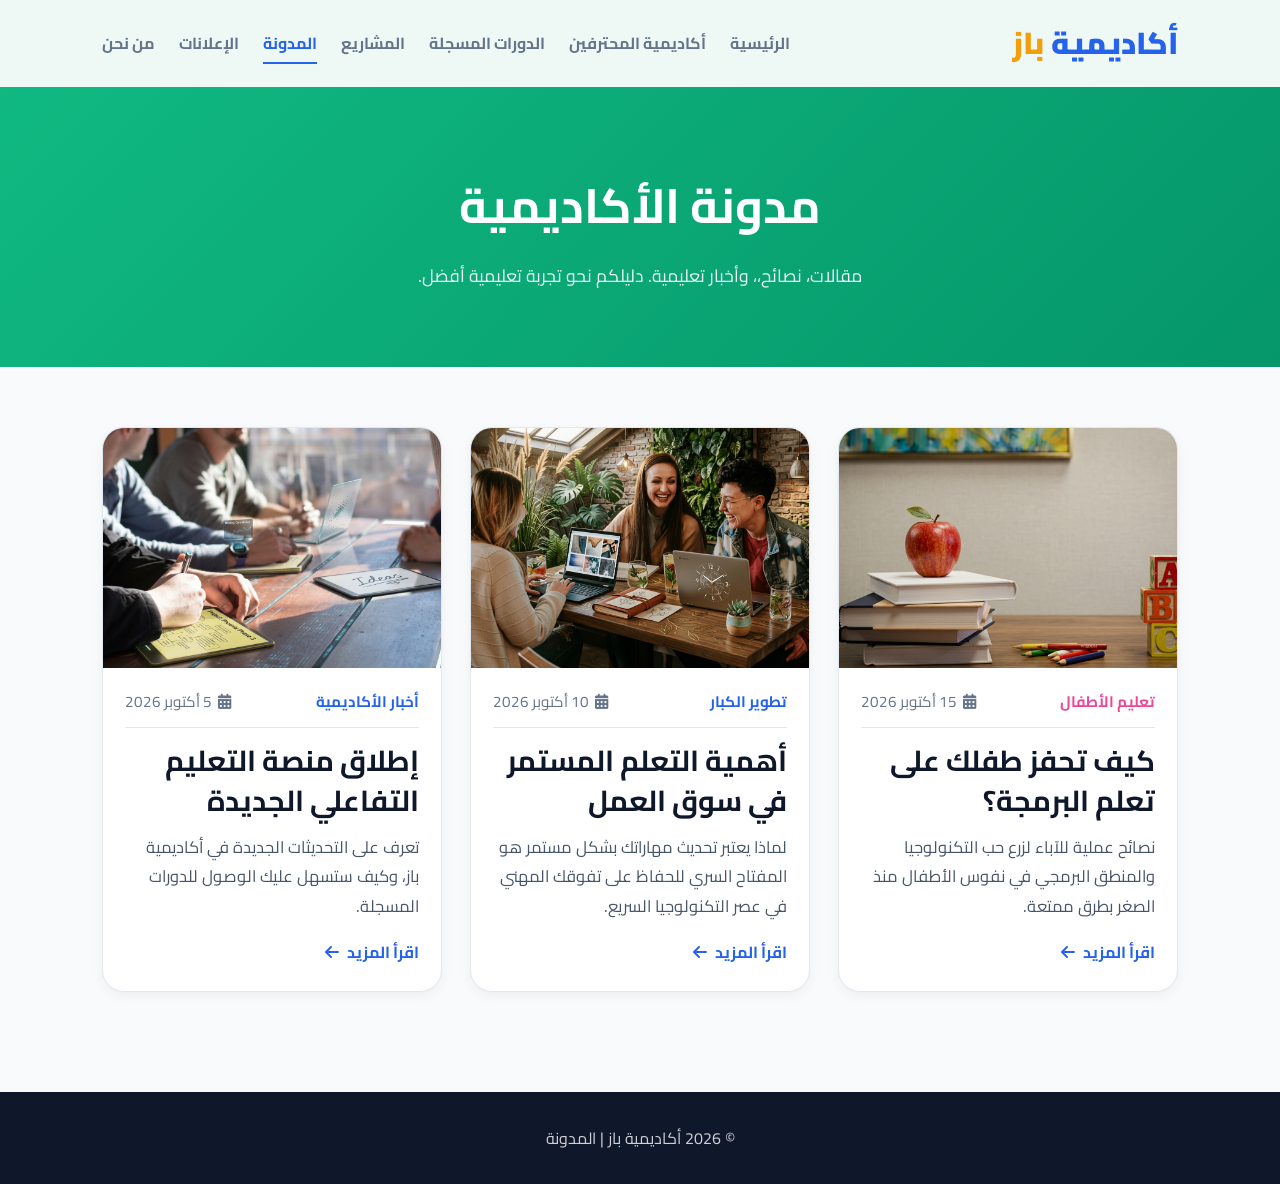
<file: blog.html>
<!DOCTYPE html>
<html lang="ar" dir="rtl">
<head>
    <meta charset="UTF-8">
    <meta name="viewport" content="width=device-width, initial-scale=1.0">
    <title>المدونة - أكاديمية باز</title>
    <link rel="stylesheet" href="https://cdnjs.cloudflare.com/ajax/libs/font-awesome/6.0.0/css/all.min.css">

    <style>
        @import url('https://fonts.googleapis.com/css2?family=Cairo:wght@400;700;900&display=swap');

        :root{
            --primary:#2563eb;
            --green:#059669;
            --dark:#0f172a;
            --text:#475569;
            --muted:#64748b;
            --bg:#f8fafc;
            --white:#ffffff;
            --border:#e2e8f0;
            --kids-pink:#ec4899;
            --shadow-sm:0 4px 12px rgba(0,0,0,0.05);
            --shadow-md:0 10px 25px rgba(0,0,0,0.08);
            --transition:0.3s ease;
        }

        *{
            box-sizing:border-box;
            margin:0;
            padding:0;
        }

        body{
            font-family:'Cairo',sans-serif;
            background:var(--bg);
            color:var(--dark);
            line-height:1.8;
            overflow-x:hidden;
        }

        a{
            text-decoration:none;
        }

        ul{
            list-style:none;
        }

        img{
            max-width:100%;
            display:block;
        }

        .navbar{
            display:flex;
            justify-content:space-between;
            align-items:center;
            gap:20px;
            padding:16px 8%;
            background:#eef8f5;
            box-shadow:var(--shadow-sm);
            flex-wrap:wrap;
        }

        .logo{
            font-size:1.9rem;
            font-weight:900;
            color:var(--primary);
        }

        .logo span{
            color:#f59e0b;
        }

        .nav-links{
            display:flex;
            gap:24px;
            flex-wrap:wrap;
            align-items:center;
        }

        .nav-links a{
            color:var(--muted);
            font-weight:700;
            transition:var(--transition);
            padding-bottom:4px;
        }

        .nav-links a:hover,
        .nav-links a.active{
            color:var(--primary);
        }

        .nav-links a.active{
            border-bottom:2px solid var(--primary);
        }

        .hero{
            background:linear-gradient(135deg,#10b981 0%, #059669 100%);
            color:white;
            text-align:center;
            padding:75px 20px;
        }

        .hero h1{
            font-size:3rem;
            margin-bottom:12px;
        }

        .hero p{
            max-width:760px;
            margin:0 auto;
            font-size:1.1rem;
            color:rgba(255,255,255,0.92);
        }

        .section{
            padding:60px 8%;
        }

        .container{
            max-width:1200px;
            margin:0 auto;
        }

        .blog-grid{
            display:grid;
            grid-template-columns:repeat(auto-fit,minmax(320px,1fr));
            gap:28px;
        }

        .blog-card{
            background:var(--white);
            border:1px solid var(--border);
            border-radius:22px;
            overflow:hidden;
            box-shadow:var(--shadow-sm);
            transition:var(--transition);
        }

        .blog-card:hover{
            transform:translateY(-6px);
            box-shadow:var(--shadow-md);
        }

        .blog-card img{
            width:100%;
            height:240px;
            object-fit:cover;
        }

        .blog-content{
            padding:20px 22px 24px;
        }

        .blog-meta{
            display:flex;
            justify-content:space-between;
            align-items:center;
            gap:10px;
            flex-wrap:wrap;
            margin-bottom:12px;
            padding-bottom:12px;
            border-bottom:1px solid var(--border);
        }

        .blog-tag{
            font-weight:700;
            font-size:0.95rem;
        }

        .blog-tag.kids{
            color:var(--kids-pink);
        }

        .blog-tag.adults{
            color:var(--primary);
        }

        .blog-tag.news{
            color:#2563eb;
        }

        .blog-date{
            color:var(--muted);
            font-size:0.95rem;
            display:flex;
            align-items:center;
            gap:6px;
        }

        .blog-content h3{
            font-size:1.8rem;
            line-height:1.4;
            margin-bottom:12px;
            color:var(--dark);
        }

        .blog-content p{
            color:var(--text);
            font-size:1.03rem;
            margin-bottom:16px;
        }

        .blog-link{
            color:var(--primary);
            font-weight:700;
            display:inline-flex;
            align-items:center;
            gap:8px;
            transition:var(--transition);
        }

        .blog-link:hover{
            gap:12px;
        }

        .footer{
            background:#0f172a;
            color:white;
            text-align:center;
            padding:32px 20px;
            margin-top:40px;
        }

        .footer p{
            opacity:0.8;
        }

        @media (max-width:992px){
            .hero h1{
                font-size:2.4rem;
            }

            .blog-content h3{
                font-size:1.5rem;
            }
        }

        @media (max-width:768px){
            .navbar{
                justify-content:center;
                text-align:center;
            }

            .nav-links{
                justify-content:center;
            }

            .hero{
                padding:55px 20px;
            }

            .hero h1{
                font-size:2rem;
            }

            .hero p{
                font-size:1rem;
            }

            .section{
                padding:50px 6%;
            }

            .blog-card img{
                height:220px;
            }

            .blog-content h3{
                font-size:1.3rem;
            }
        }
    </style>
</head>
<body>

    <nav class="navbar">
        <div class="logo">أكاديمية <span>باز</span></div>

        <ul class="nav-links">
            <li><a href="index.html">الرئيسية</a></li>
            <li><a href="adults.html">أكاديمية المحترفين</a></li>
            <li><a href="courses.html">الدورات المسجلة</a></li>
            <li><a href="projects.html">المشاريع</a></li>
            <li><a href="blog.html" class="active">المدونة</a></li>
            <li><a href="announcements.html">الإعلانات</a></li>
            <li><a href="about.html">من نحن</a></li>
        </ul>
    </nav>

    <header class="hero">
        <h1>مدونة الأكاديمية</h1>
        <p>
            مقالات، نصائح،، وأخبار تعليمية. دليلكم نحو تجربة تعليمية أفضل.
        </p>
    </header>

    <section class="section">
        <div class="container">
            <div class="blog-grid">

                <article class="blog-card">
                    <img src="apple-baz.png" alt="تعليم الأطفال">

                    <div class="blog-content">
                        <div class="blog-meta">
                            <span class="blog-tag kids">تعليم الأطفال</span>
                            <span class="blog-date">
                                <i class="fas fa-calendar-alt"></i>
                                15 أكتوبر 2026
                            </span>
                        </div>

                        <h3>كيف تحفز طفلك على تعلم البرمجة؟</h3>

                        <p>
                            نصائح عملية للآباء لزرع حب التكنولوجيا والمنطق البرمجي في نفوس الأطفال منذ الصغر بطرق ممتعة.
                        </p>

                        <a href="#" class="blog-link">
                            اقرأ المزيد
                            <i class="fas fa-arrow-left"></i>
                        </a>
                    </div>
                </article>

                <article class="blog-card">
                    <img src="engeering-baz.png" alt="تطوير الكبار">

                    <div class="blog-content">
                        <div class="blog-meta">
                            <span class="blog-tag adults">تطوير الكبار</span>
                            <span class="blog-date">
                                <i class="fas fa-calendar-alt"></i>
                                10 أكتوبر 2026
                            </span>
                        </div>

                        <h3>أهمية التعلم المستمر في سوق العمل</h3>

                        <p>
                            لماذا يعتبر تحديث مهاراتك بشكل مستمر هو المفتاح السري للحفاظ على تفوقك المهني في عصر التكنولوجيا السريع.
                        </p>

                        <a href="#" class="blog-link">
                            اقرأ المزيد
                            <i class="fas fa-arrow-left"></i>
                        </a>
                    </div>
                </article>

                <article class="blog-card">
                    <img src="genuis-baz.png" alt="أخبار الأكاديمية">

                    <div class="blog-content">
                        <div class="blog-meta">
                            <span class="blog-tag news">أخبار الأكاديمية</span>
                            <span class="blog-date">
                                <i class="fas fa-calendar-alt"></i>
                                5 أكتوبر 2026
                            </span>
                        </div>

                        <h3>إطلاق منصة التعليم التفاعلي الجديدة</h3>

                        <p>
                            تعرف على التحديثات الجديدة في أكاديمية باز، وكيف ستسهل عليك الوصول للدورات المسجلة.
                        </p>

                        <a href="#" class="blog-link">
                            اقرأ المزيد
                            <i class="fas fa-arrow-left"></i>
                        </a>
                    </div>
                </article>

            </div>
        </div>
    </section>

    <footer class="footer">
        <p>© 2026 أكاديمية باز | المدونة</p>
    </footer>

</body>
</html>
</file>
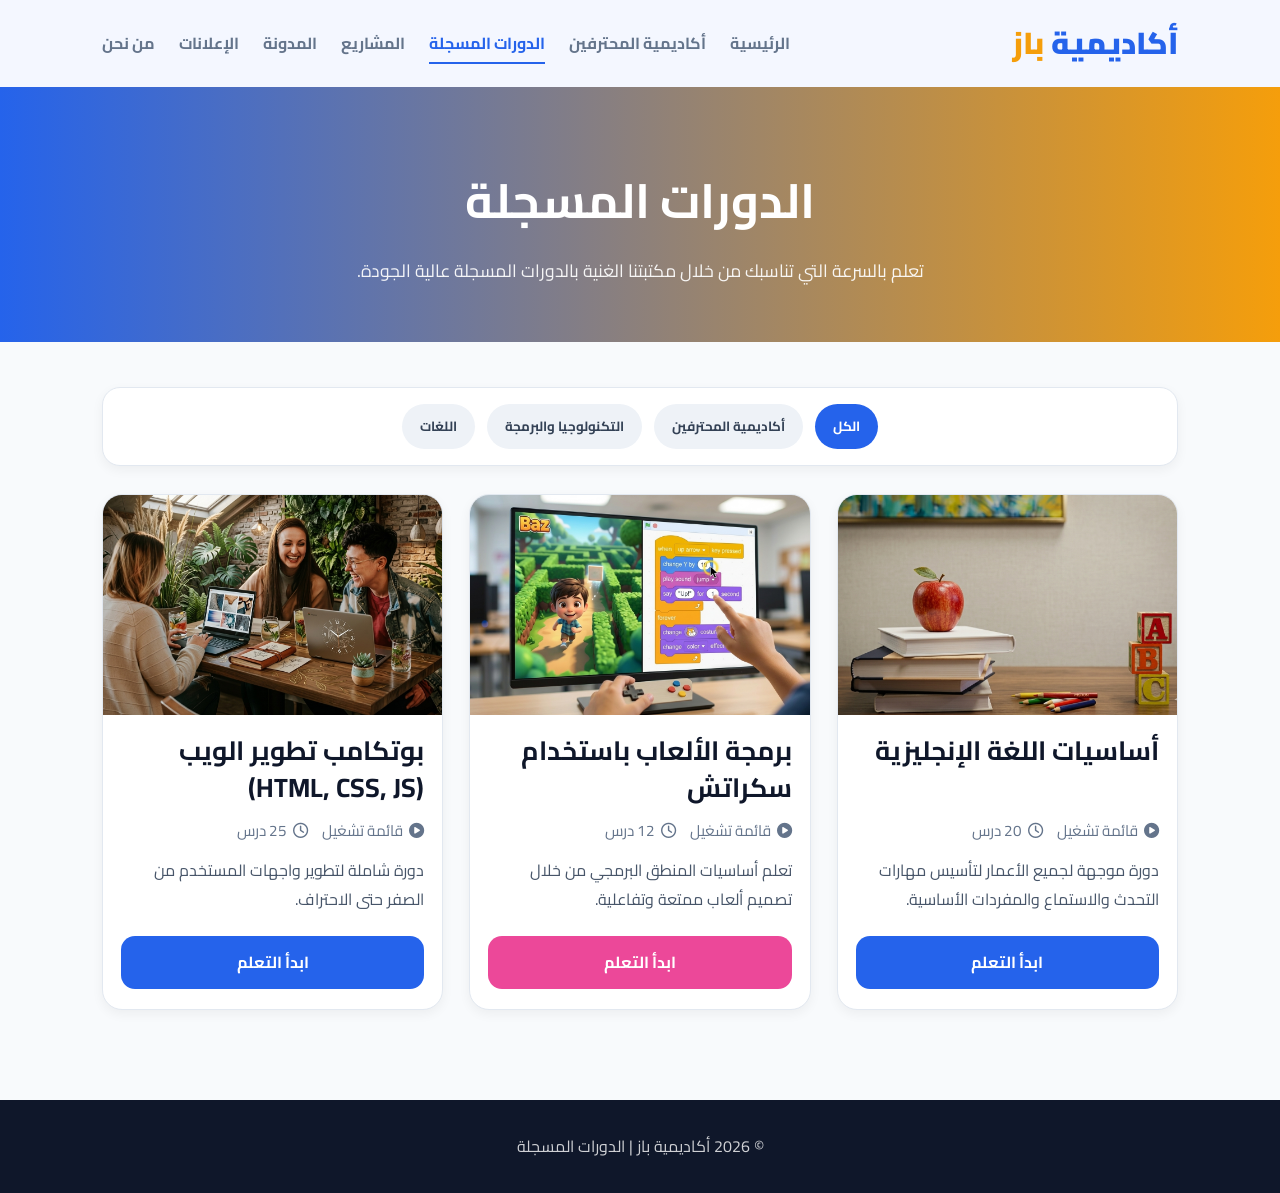
<file: courses.html>
<!DOCTYPE html>
<html lang="ar" dir="rtl">
<head>
  <meta charset="UTF-8" />
  <meta name="viewport" content="width=device-width, initial-scale=1.0" />
  <title>الدورات المسجلة - أكاديمية باز</title>
  <link rel="stylesheet" href="https://cdnjs.cloudflare.com/ajax/libs/font-awesome/6.0.0/css/all.min.css" />

  <style>
    @import url('https://fonts.googleapis.com/css2?family=Cairo:wght@400;700;900&display=swap');

    :root{
      --primary:#2563eb;
      --secondary:#f59e0b;
      --dark:#0f172a;
      --text:#475569;
      --muted:#64748b;
      --bg:#f8fafc;
      --white:#ffffff;
      --border:#e2e8f0;
      --kids-pink:#ec4899;
      --shadow-sm:0 4px 12px rgba(0,0,0,0.05);
      --shadow-md:0 10px 25px rgba(0,0,0,0.08);
      --transition:0.3s ease;
    }

    *{
      box-sizing:border-box;
      margin:0;
      padding:0;
    }

    body{
      font-family:'Cairo',sans-serif;
      background:var(--bg);
      color:var(--dark);
      line-height:1.8;
      overflow-x:hidden;
    }

    a{
      text-decoration:none;
    }

    ul{
      list-style:none;
    }

    img{
      max-width:100%;
      display:block;
    }

    .navbar{
      display:flex;
      justify-content:space-between;
      align-items:center;
      gap:20px;
      padding:16px 8%;
      background:#f4f7ff;
      box-shadow:var(--shadow-sm);
      flex-wrap:wrap;
    }

    .logo{
      font-size:1.9rem;
      font-weight:900;
      color:var(--primary);
    }

    .logo span{
      color:var(--secondary);
    }

    .nav-links{
      display:flex;
      gap:24px;
      flex-wrap:wrap;
      align-items:center;
    }

    .nav-links a{
      color:var(--muted);
      font-weight:700;
      transition:var(--transition);
      padding-bottom:4px;
    }

    .nav-links a:hover,
    .nav-links a.active{
      color:var(--primary);
    }

    .nav-links a.active{
      border-bottom:2px solid var(--primary);
    }

    .hero{
      background:linear-gradient(90deg,#2563eb 0%, #f59e0b 100%);
      color:white;
      text-align:center;
      padding:70px 20px 55px;
    }

    .hero h1{
      font-size:3rem;
      margin-bottom:12px;
    }

    .hero p{
      max-width:760px;
      margin:0 auto;
      font-size:1.1rem;
      color:rgba(255,255,255,0.92);
    }

    .section{
      padding:45px 8% 60px;
    }

    .container{
      max-width:1200px;
      margin:0 auto;
    }

    .filters-box{
      background:var(--white);
      border:1px solid var(--border);
      border-radius:18px;
      box-shadow:var(--shadow-sm);
      padding:16px;
      margin-bottom:28px;
    }

    .filters{
      display:flex;
      gap:12px;
      flex-wrap:wrap;
      justify-content:center;
    }

    .filter-btn{
      border:none;
      background:#eef2f7;
      color:#334155;
      padding:10px 18px;
      border-radius:999px;
      font-family:'Cairo',sans-serif;
      font-weight:700;
      cursor:pointer;
      transition:var(--transition);
    }

    .filter-btn:hover{
      transform:translateY(-1px);
    }

    .filter-btn.active{
      background:var(--primary);
      color:white;
    }

    .courses-grid{
      display:grid;
      grid-template-columns:repeat(auto-fit,minmax(300px,1fr));
      gap:26px;
      align-items:stretch;
    }

    .course-card{
      background:var(--white);
      border:1px solid var(--border);
      border-radius:20px;
      overflow:hidden;
      box-shadow:var(--shadow-sm);
      transition:var(--transition);
      display:flex;
      flex-direction:column;
      height:100%;
    }

    .course-card:hover{
      transform:translateY(-6px);
      box-shadow:var(--shadow-md);
    }

    .course-image{
      position:relative;
    }

    .course-image img{
      width:100%;
      height:220px;
      object-fit:cover;
    }

    .course-content{
      padding:18px 18px 20px;
      text-align:right;
      display:flex;
      flex-direction:column;
      flex:1;
    }

    .course-content h3{
      font-size:1.65rem;
      line-height:1.4;
      margin-bottom:10px;
      color:var(--dark);
      min-height:74px;
    }

    .course-meta{
      display:flex;
      gap:14px;
      flex-wrap:wrap;
      color:var(--muted);
      font-size:0.95rem;
      margin-bottom:12px;
    }

    .course-meta span{
      display:flex;
      align-items:center;
      gap:6px;
    }

    .course-content p{
      color:var(--text);
      font-size:1rem;
      margin-bottom:16px;
      flex-grow:1;
      min-height:64px;
    }

    .course-btn{
      display:block;
      width:100%;
      text-align:center;
      padding:12px;
      border-radius:14px;
      font-weight:700;
      color:white;
      transition:var(--transition);
      margin-top:auto;
    }

    .btn-blue{
      background:var(--primary);
    }

    .btn-pink{
      background:var(--kids-pink);
    }

    .footer{
      background:#0f172a;
      color:white;
      text-align:center;
      padding:32px 20px;
      margin-top:30px;
    }

    .footer p{
      opacity:0.8;
    }

    @media (max-width:992px){
      .hero h1{
        font-size:2.4rem;
      }

      .course-content h3{
        font-size:1.4rem;
        min-height:auto;
      }

      .course-content p{
        min-height:auto;
      }
    }

    @media (max-width:768px){
      .navbar{
        justify-content:center;
        text-align:center;
      }

      .nav-links{
        justify-content:center;
      }

      .hero{
        padding:55px 20px 45px;
      }

      .hero h1{
        font-size:2rem;
      }

      .hero p{
        font-size:1rem;
      }

      .section{
        padding:35px 6% 50px;
      }

      .course-image img{
        height:210px;
      }

      .course-content h3{
        font-size:1.25rem;
      }
    }
  </style>
</head>
<body>

  <nav class="navbar">
    <div class="logo">أكاديمية <span>باز</span></div>

    <ul class="nav-links">
      <li><a href="index.html">الرئيسية</a></li>
      <li><a href="adults.html">أكاديمية المحترفين</a></li>
      <li><a href="courses.html" class="active">الدورات المسجلة</a></li>
      <li><a href="projects.html">المشاريع</a></li>
      <li><a href="blog.html">المدونة</a></li>
      <li><a href="announcements.html">الإعلانات</a></li>
      <li><a href="about.html">من نحن</a></li>
    </ul>
  </nav>

  <header class="hero">
    <h1>الدورات المسجلة</h1>
    <p>
      تعلم بالسرعة التي تناسبك من خلال مكتبتنا الغنية بالدورات المسجلة عالية الجودة.
    </p>
  </header>

  <section class="section">
    <div class="container">

      <div class="filters-box">
        <div class="filters">
          <button class="filter-btn active">الكل</button>
          <button class="filter-btn">أكاديمية المحترفين</button>
          <button class="filter-btn">التكنولوجيا والبرمجة</button>
          <button class="filter-btn">اللغات</button>
        </div>
      </div>

      <div class="courses-grid">

        <article class="course-card">
          <div class="course-image">
            <img src="apple-baz.png" alt="أساسيات اللغة الإنجليزية">
          </div>

          <div class="course-content">
            <h3>أساسيات اللغة الإنجليزية</h3>

            <div class="course-meta">
              <span><i class="fas fa-play-circle"></i> قائمة تشغيل</span>
              <span><i class="far fa-clock"></i> 20 درس</span>
            </div>

            <p>
              دورة موجهة لجميع الأعمار لتأسيس مهارات التحدث والاستماع والمفردات الأساسية.
            </p>

            <a href="english.html" class="course-btn btn-blue">ابدأ التعلم</a>
          </div>
        </article>

        <article class="course-card">
          <div class="course-image">
            <img src="nano-kids.png" alt="برمجة الألعاب باستخدام سكراتش">
          </div>

          <div class="course-content">
            <h3>برمجة الألعاب باستخدام سكراتش</h3>

            <div class="course-meta">
              <span><i class="fas fa-play-circle"></i> قائمة تشغيل</span>
              <span><i class="far fa-clock"></i> 12 درس</span>
            </div>

            <p>
              تعلم أساسيات المنطق البرمجي من خلال تصميم ألعاب ممتعة وتفاعلية.
            </p>

            <a href="scratch.html" class="course-btn btn-pink">ابدأ التعلم</a>
          </div>
        </article>

        <article class="course-card">
          <div class="course-image">
            <img src="engeering-baz.png" alt="بوتكامب تطوير الويب">
          </div>

          <div class="course-content">
            <h3>بوتكامب تطوير الويب (HTML, CSS, JS)</h3>

            <div class="course-meta">
              <span><i class="fas fa-play-circle"></i> قائمة تشغيل</span>
              <span><i class="far fa-clock"></i> 25 درس</span>
            </div>

            <p>
              دورة شاملة لتطوير واجهات المستخدم من الصفر حتى الاحتراف.
            </p>

            <a href="adults.html" class="course-btn btn-blue">ابدأ التعلم</a>
          </div>
        </article>

      </div>
    </div>
  </section>

  <footer class="footer">
    <p>© 2026 أكاديمية باز | الدورات المسجلة</p>
  </footer>

</body>
</html>
</file>
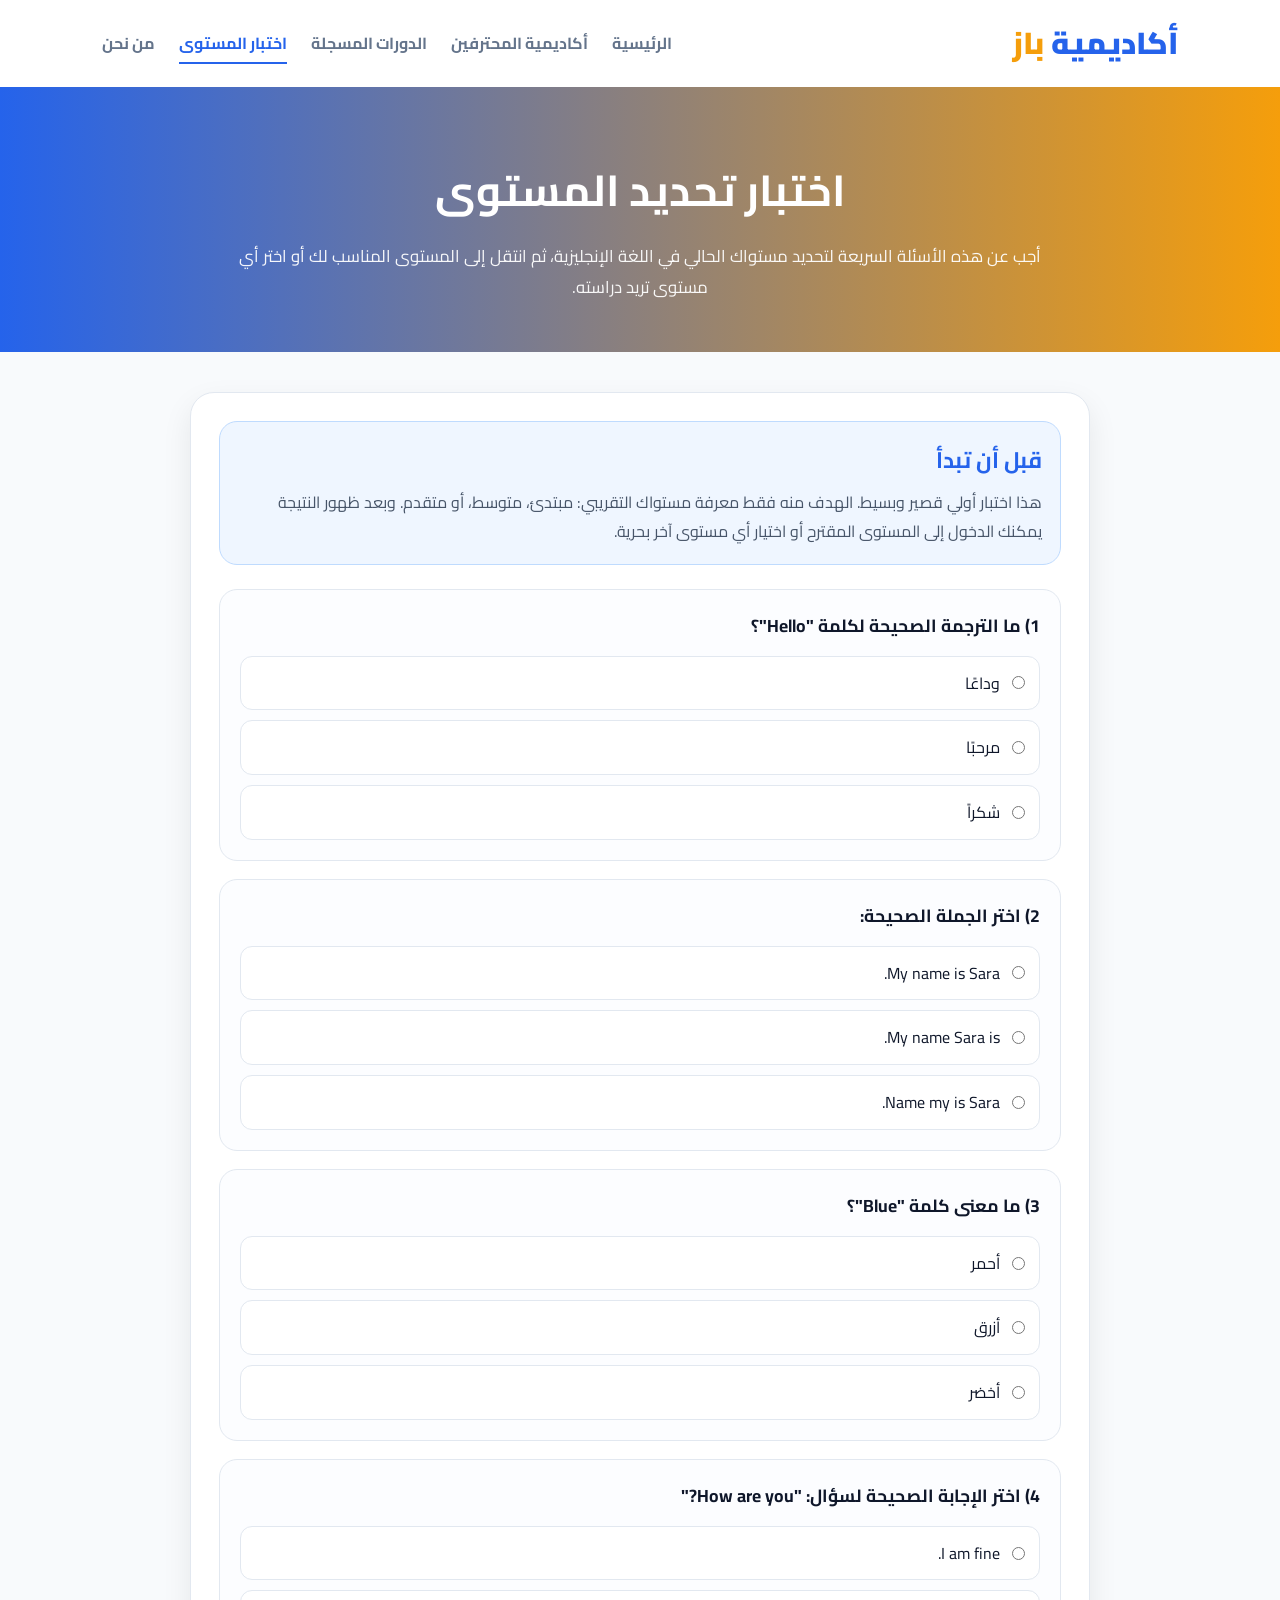
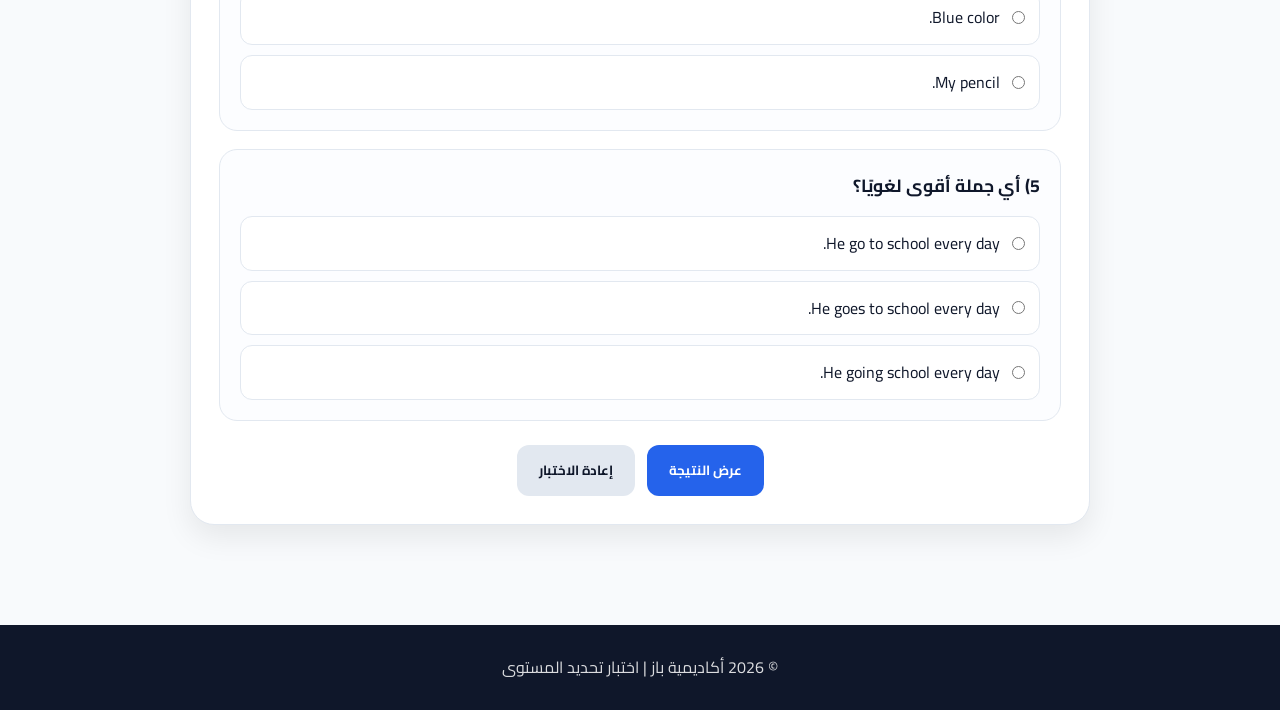
<file: english.html>
<!DOCTYPE html>
<html lang="ar" dir="rtl">
<head>
  <meta charset="UTF-8" />
  <meta name="viewport" content="width=device-width, initial-scale=1.0" />
  <title>اختبار تحديد المستوى - أكاديمية باز</title>
  <link rel="stylesheet" href="https://cdnjs.cloudflare.com/ajax/libs/font-awesome/6.0.0/css/all.min.css" />

  <style>
    @import url('https://fonts.googleapis.com/css2?family=Cairo:wght@400;700;900&display=swap');

    :root{
      --primary:#2563eb;
      --secondary:#f59e0b;
      --dark:#0f172a;
      --text:#475569;
      --muted:#64748b;
      --bg:#f8fafc;
      --white:#ffffff;
      --border:#e2e8f0;
      --warning:#f59e0b;
      --info:#7c3aed;
      --shadow-sm:0 4px 12px rgba(0,0,0,0.05);
      --shadow-md:0 12px 30px rgba(0,0,0,0.08);
      --transition:0.3s ease;
    }

    *{
      box-sizing:border-box;
      margin:0;
      padding:0;
    }

    body{
      font-family:'Cairo',sans-serif;
      background:var(--bg);
      color:var(--dark);
      line-height:1.8;
    }

    a{
      text-decoration:none;
    }

    ul{
      list-style:none;
    }

    .navbar{
      display:flex;
      justify-content:space-between;
      align-items:center;
      gap:20px;
      padding:16px 8%;
      background:#ffffff;
      box-shadow:var(--shadow-sm);
      flex-wrap:wrap;
    }

    .logo{
      font-size:1.9rem;
      font-weight:900;
      color:var(--primary);
    }

    .logo span{
      color:var(--secondary);
    }

    .nav-links{
      display:flex;
      gap:24px;
      flex-wrap:wrap;
      align-items:center;
    }

    .nav-links a{
      color:var(--muted);
      font-weight:700;
      transition:var(--transition);
      padding-bottom:4px;
    }

    .nav-links a:hover,
    .nav-links a.active{
      color:var(--primary);
    }

    .nav-links a.active{
      border-bottom:2px solid var(--primary);
    }

    .hero{
      background:linear-gradient(90deg,#2563eb 0%, #f59e0b 100%);
      color:white;
      text-align:center;
      padding:65px 20px 50px;
    }

    .hero h1{
      font-size:2.7rem;
      margin-bottom:12px;
    }

    .hero p{
      max-width:850px;
      margin:0 auto;
      font-size:1.05rem;
      color:rgba(255,255,255,0.94);
    }

    .page-wrap{
      padding:40px 8% 60px;
    }

    .test-box{
      max-width:900px;
      margin:0 auto;
      background:var(--white);
      border:1px solid var(--border);
      border-radius:24px;
      box-shadow:var(--shadow-md);
      padding:28px;
    }

    .test-intro{
      background:#eff6ff;
      border:1px solid #bfdbfe;
      border-radius:18px;
      padding:18px;
      margin-bottom:24px;
    }

    .test-intro h2{
      font-size:1.4rem;
      margin-bottom:8px;
      color:var(--primary);
    }

    .test-intro p{
      color:var(--text);
    }

    .question{
      border:1px solid var(--border);
      border-radius:18px;
      padding:20px;
      margin-bottom:18px;
      background:#fcfdff;
    }

    .question h3{
      font-size:1.1rem;
      margin-bottom:14px;
    }

    .options{
      display:grid;
      gap:10px;
    }

    .option{
      display:flex;
      align-items:center;
      gap:12px;
      padding:12px 14px;
      border:1px solid var(--border);
      border-radius:12px;
      background:#ffffff;
      cursor:pointer;
      transition:var(--transition);
    }

    .option:hover{
      background:#eff6ff;
      border-color:#93c5fd;
    }

    .option input{
      accent-color:var(--primary);
    }

    .actions{
      display:flex;
      gap:12px;
      flex-wrap:wrap;
      justify-content:center;
      margin-top:24px;
    }

    .btn{
      border:none;
      border-radius:12px;
      padding:13px 22px;
      font-family:'Cairo',sans-serif;
      font-weight:700;
      cursor:pointer;
      transition:var(--transition);
    }

    .btn-primary{
      background:var(--primary);
      color:white;
    }

    .btn-primary:hover{
      background:#1d4ed8;
    }

    .btn-light{
      background:#e2e8f0;
      color:#0f172a;
    }

    .btn-light:hover{
      background:#cbd5e1;
    }

    .result-box{
      margin-top:28px;
      display:none;
      border-radius:20px;
      padding:22px;
      border:1px solid var(--border);
    }

    .result-box.show{
      display:block;
    }

    .result-box.beginner{
      background:#eff6ff;
      border-color:#93c5fd;
    }

    .result-box.intermediate{
      background:#fff7ed;
      border-color:#fdba74;
    }

    .result-box.advanced{
      background:#f3e8ff;
      border-color:#c4b5fd;
    }

    .result-title{
      font-size:1.5rem;
      font-weight:900;
      margin-bottom:10px;
    }

    .result-level{
      display:inline-block;
      padding:8px 16px;
      border-radius:999px;
      font-weight:700;
      margin-bottom:14px;
      color:white;
    }

    .level-beginner{
      background:var(--primary);
    }

    .level-intermediate{
      background:var(--warning);
    }

    .level-advanced{
      background:var(--info);
    }

    .result-box p{
      color:var(--text);
      margin-bottom:14px;
    }

    .result-links{
      display:flex;
      gap:12px;
      flex-wrap:wrap;
      margin-top:12px;
    }

    .result-links a{
      display:inline-block;
      padding:12px 18px;
      border-radius:12px;
      font-weight:700;
      color:white;
      background:var(--primary);
    }

    .levels-box{
      margin-top:18px;
      background:rgba(255,255,255,0.6);
      border:1px solid var(--border);
      border-radius:16px;
      padding:18px;
    }

    .levels-box h3{
      margin-bottom:10px;
      font-size:1.1rem;
      color:var(--dark);
    }

    .levels-links{
      display:flex;
      gap:10px;
      flex-wrap:wrap;
    }

    .levels-links a{
      display:inline-block;
      padding:11px 16px;
      border-radius:12px;
      font-weight:700;
      background:#0f172a;
      color:white;
      transition:var(--transition);
    }

    .levels-links a:hover{
      opacity:0.9;
      transform:translateY(-1px);
    }

    .footer{
      background:#0f172a;
      color:white;
      text-align:center;
      padding:28px 20px;
      margin-top:40px;
    }

    .footer p{
      opacity:0.85;
    }

    @media (max-width:768px){
      .navbar{
        justify-content:center;
        text-align:center;
      }

      .nav-links{
        justify-content:center;
      }

      .hero h1{
        font-size:2rem;
      }

      .page-wrap{
        padding:25px 6% 50px;
      }

      .test-box{
        padding:18px;
      }
    }
  </style>
</head>
<body>

  <nav class="navbar">
    <div class="logo">أكاديمية <span>باز</span></div>

    <ul class="nav-links">
      <li><a href="index.html">الرئيسية</a></li>
      <li><a href="adults.html">أكاديمية المحترفين</a></li>
      <li><a href="courses.html">الدورات المسجلة</a></li>
      <li><a href="english.html" class="active">اختبار المستوى</a></li>
      <li><a href="about.html">من نحن</a></li>
    </ul>
  </nav>

  <header class="hero">
    <h1>اختبار تحديد المستوى</h1>
    <p>
      أجب عن هذه الأسئلة السريعة لتحديد مستواك الحالي في اللغة الإنجليزية، ثم انتقل إلى المستوى المناسب لك أو اختر أي مستوى تريد دراسته.
    </p>
  </header>

  <main class="page-wrap">
    <section class="test-box">
      <div class="test-intro">
        <h2>قبل أن تبدأ</h2>
        <p>
          هذا اختبار أولي قصير وبسيط. الهدف منه فقط معرفة مستواك التقريبي: مبتدئ، متوسط، أو متقدم.
          وبعد ظهور النتيجة يمكنك الدخول إلى المستوى المقترح أو اختيار أي مستوى آخر بحرية.
        </p>
      </div>

      <form id="placementForm">

        <div class="question">
          <h3>1) ما الترجمة الصحيحة لكلمة "Hello"؟</h3>
          <div class="options">
            <label class="option">
              <input type="radio" name="q1" value="0">
              <span>وداعًا</span>
            </label>
            <label class="option">
              <input type="radio" name="q1" value="1">
              <span>مرحبًا</span>
            </label>
            <label class="option">
              <input type="radio" name="q1" value="0">
              <span>شكراً</span>
            </label>
          </div>
        </div>

        <div class="question">
          <h3>2) اختر الجملة الصحيحة:</h3>
          <div class="options">
            <label class="option">
              <input type="radio" name="q2" value="1">
              <span>My name is Sara.</span>
            </label>
            <label class="option">
              <input type="radio" name="q2" value="0">
              <span>My name Sara is.</span>
            </label>
            <label class="option">
              <input type="radio" name="q2" value="0">
              <span>Name my is Sara.</span>
            </label>
          </div>
        </div>

        <div class="question">
          <h3>3) ما معنى كلمة "Blue"؟</h3>
          <div class="options">
            <label class="option">
              <input type="radio" name="q3" value="0">
              <span>أحمر</span>
            </label>
            <label class="option">
              <input type="radio" name="q3" value="1">
              <span>أزرق</span>
            </label>
            <label class="option">
              <input type="radio" name="q3" value="0">
              <span>أخضر</span>
            </label>
          </div>
        </div>

        <div class="question">
          <h3>4) اختر الإجابة الصحيحة لسؤال: "How are you?"</h3>
          <div class="options">
            <label class="option">
              <input type="radio" name="q4" value="1">
              <span>I am fine.</span>
            </label>
            <label class="option">
              <input type="radio" name="q4" value="0">
              <span>Blue color.</span>
            </label>
            <label class="option">
              <input type="radio" name="q4" value="0">
              <span>My pencil.</span>
            </label>
          </div>
        </div>

        <div class="question">
          <h3>5) أي جملة أقوى لغويًا؟</h3>
          <div class="options">
            <label class="option">
              <input type="radio" name="q5" value="0">
              <span>He go to school every day.</span>
            </label>
            <label class="option">
              <input type="radio" name="q5" value="1">
              <span>He goes to school every day.</span>
            </label>
            <label class="option">
              <input type="radio" name="q5" value="0">
              <span>He going school every day.</span>
            </label>
          </div>
        </div>

        <div class="actions">
          <button type="button" class="btn btn-primary" onclick="showResult()">عرض النتيجة</button>
          <button type="reset" class="btn btn-light" onclick="resetResult()">إعادة الاختبار</button>
        </div>
      </form>

      <div id="resultBox" class="result-box">
        <div id="resultTitle" class="result-title"></div>
        <div id="resultLevel" class="result-level"></div>
        <p id="resultText"></p>

        <div class="result-links">
          <a id="resultLink" href="#">الانتقال إلى المستوى المناسب</a>
        </div>

        <div class="levels-box">
          <h3>أو اختر أي مستوى تريد دراسته</h3>
          <div class="levels-links">
            <a href="english-beginner.html">المستوى المبتدئ</a>
            <a href="english-intermediate.html">المستوى المتوسط</a>
            <a href="english-advanced.html">المستوى المتقدم</a>
          </div>
        </div>
      </div>
    </section>
  </main>

  <footer class="footer">
    <p>© 2026 أكاديمية باز | اختبار تحديد المستوى</p>
  </footer>

  <script>
    function showResult() {
      const form = document.getElementById("placementForm");
      const data = new FormData(form);

      let answered = 0;
      let score = 0;
      let targetPage = "";

      for (let i = 1; i <= 5; i++) {
        const value = data.get("q" + i);
        if (value !== null) {
          answered++;
          score += Number(value);
        }
      }

      if (answered < 5) {
        alert("الرجاء الإجابة عن جميع الأسئلة أولاً.");
        return;
      }

      const resultBox = document.getElementById("resultBox");
      const resultTitle = document.getElementById("resultTitle");
      const resultLevel = document.getElementById("resultLevel");
      const resultText = document.getElementById("resultText");
      const resultLink = document.getElementById("resultLink");

      resultBox.className = "result-box show";

      if (score <= 2) {
        resultBox.classList.add("beginner");
        resultTitle.textContent = "مستواك الحالي: مبتدئ";
        resultLevel.textContent = "Beginner";
        resultLevel.className = "result-level level-beginner";
        resultText.textContent = "مناسب لك أن تبدأ من المستوى المبتدئ، ويمكنك أيضًا اختيار أي مستوى آخر إذا رغبت.";
        targetPage = "english-beginner.html";
      } else if (score <= 4) {
        resultBox.classList.add("intermediate");
        resultTitle.textContent = "مستواك الحالي: متوسط";
        resultLevel.textContent = "Intermediate";
        resultLevel.className = "result-level level-intermediate";
        resultText.textContent = "مناسب لك أن تبدأ من المستوى المتوسط، ويمكنك أيضًا اختيار أي مستوى آخر إذا رغبت.";
        targetPage = "english-intermediate.html";
      } else {
        resultBox.classList.add("advanced");
        resultTitle.textContent = "مستواك الحالي: متقدم";
        resultLevel.textContent = "Advanced";
        resultLevel.className = "result-level level-advanced";
        resultText.textContent = "مناسب لك أن تبدأ من المستوى المتقدم، ويمكنك أيضًا اختيار أي مستوى آخر إذا رغبت.";
        targetPage = "english-advanced.html";
      }

      resultLink.href = targetPage;
      resultBox.scrollIntoView({ behavior: "smooth", block: "center" });
    }

    function resetResult() {
      const resultBox = document.getElementById("resultBox");
      resultBox.className = "result-box";

      document.getElementById("resultTitle").textContent = "";
      document.getElementById("resultLevel").textContent = "";
      document.getElementById("resultText").textContent = "";
      document.getElementById("resultLink").href = "#";
    }
  </script>

</body>
</html>
</file>
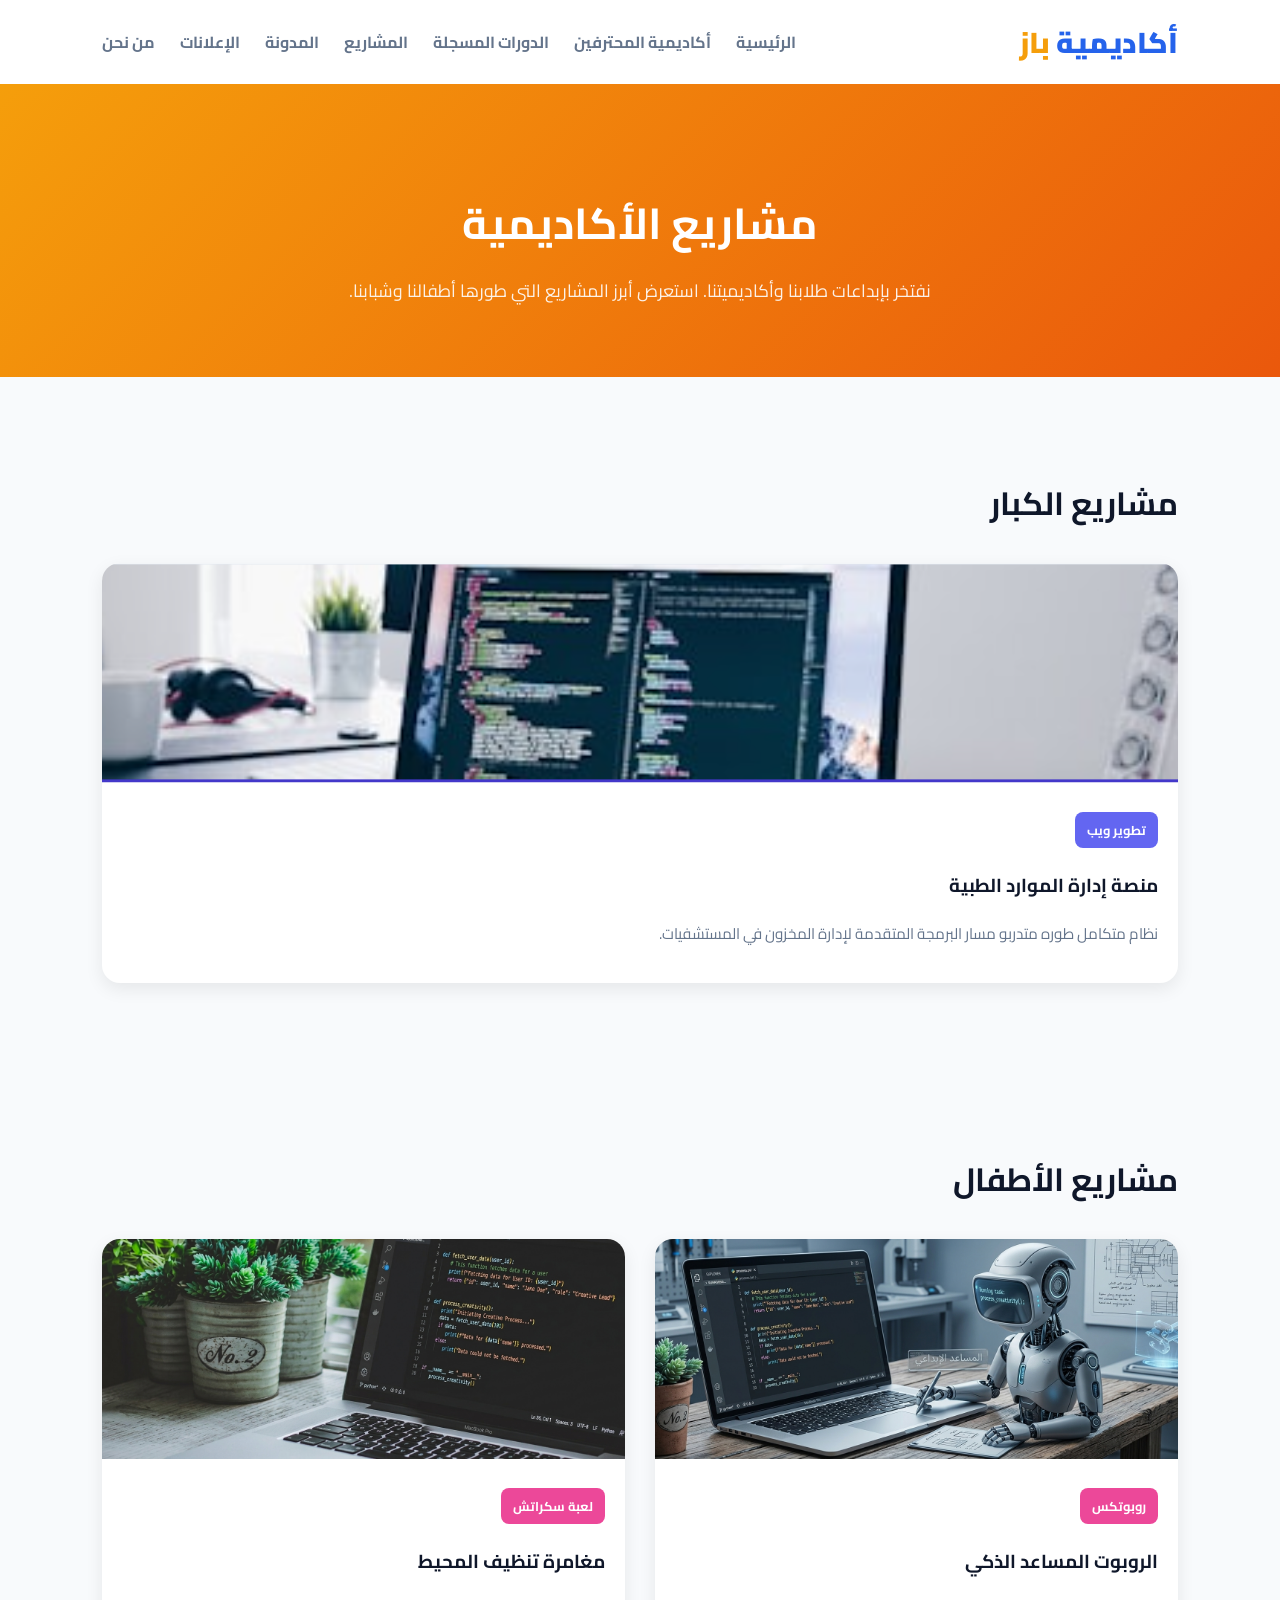
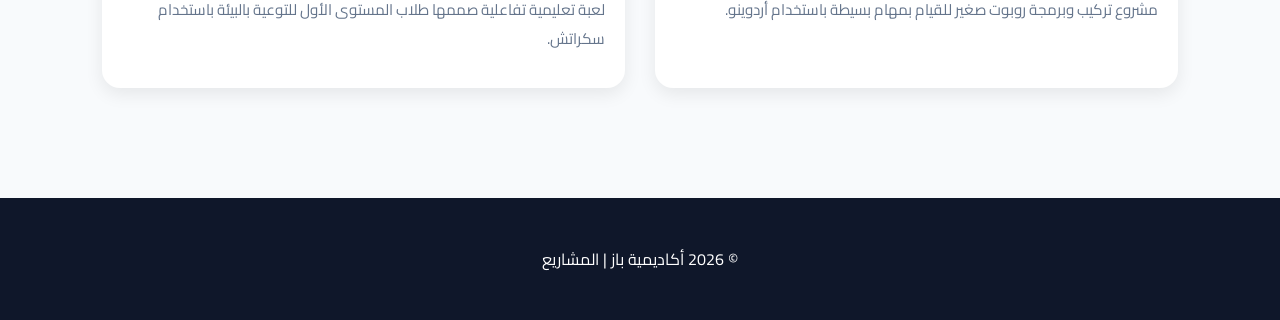
<file: projects.html>
<!DOCTYPE html>
<html lang="ar" dir="rtl">
<head>
<meta charset="UTF-8">
<meta name="viewport" content="width=device-width, initial-scale=1.0">

<title>المشاريع - أكاديمية باز</title>

<link rel="stylesheet" href="https://cdnjs.cloudflare.com/ajax/libs/font-awesome/6.0.0/css/all.min.css">

<style>

@import url('https://fonts.googleapis.com/css2?family=Cairo:wght@400;700;900&display=swap');

body{
font-family:'Cairo',sans-serif;
margin:0;
background:#f8fafc;
color:#0f172a;
}

/* NAVBAR */

.navbar{
display:flex;
justify-content:space-between;
align-items:center;
padding:15px 8%;
background:#fff;
box-shadow:0 4px 10px rgba(0,0,0,0.05);
}

.logo{
font-size:1.8rem;
font-weight:900;
color:#2563eb;
}

.logo span{
color:#f59e0b;
}

.nav-links{
list-style:none;
display:flex;
gap:25px;
margin:0;
padding:0;
}

.nav-links a{
text-decoration:none;
font-weight:700;
color:#64748b;
}

.nav-links a:hover{
color:#2563eb;
}

/* HERO */

.hero{
background:linear-gradient(135deg,#f59e0b,#ea580c);
color:white;
text-align:center;
padding:70px 20px;
}

.hero h1{
font-size:2.7rem;
margin-bottom:10px;
}

.hero p{
font-size:1.1rem;
max-width:700px;
margin:auto;
opacity:0.9;
}

/* SECTIONS */

.section{
padding:70px 8%;
}

.section h2{
margin-bottom:30px;
font-size:2rem;
}

/* CARDS */

.projects-grid{
display:grid;
grid-template-columns:repeat(auto-fit,minmax(300px,1fr));
gap:30px;
}

.project-card{
background:white;
border-radius:18px;
overflow:hidden;
box-shadow:0 6px 18px rgba(0,0,0,0.08);
transition:0.3s;
}

.project-card:hover{
transform:translateY(-5px);
}

.project-card img{
width:100%;
height:220px;
object-fit:cover;
}

.project-content{
padding:20px;
}

.tag{
display:inline-block;
padding:6px 12px;
border-radius:8px;
font-size:0.8rem;
font-weight:bold;
margin-bottom:10px;
}

.tag-web{
background:#6366f1;
color:white;
}

.tag-robot{
background:#ec4899;
color:white;
}

.tag-scratch{
background:#ec4899;
color:white;
}

.project-content h3{
margin:10px 0;
}

.project-content p{
color:#64748b;
font-size:0.95rem;
}

/* FOOTER */

.footer{
background:#0f172a;
color:white;
text-align:center;
padding:30px;
margin-top:40px;
}

</style>
</head>

<body>

<nav class="navbar">

<div class="logo">أكاديمية <span>باز</span></div>

<ul class="nav-links">
<li><a href="index.html">الرئيسية</a></li>
<li><a href="adults.html">أكاديمية المحترفين</a></li>
<li><a href="courses.html">الدورات المسجلة</a></li>
<li><a href="projects.html">المشاريع</a></li>
<li><a href="blog.html">المدونة</a></li>
<li><a href="announcements.html">الإعلانات</a></li>
<li><a href="about.html">من نحن</a></li>
</ul>

</nav>

<header class="hero">

<h1>مشاريع الأكاديمية</h1>

<p>
نفتخر بإبداعات طلابنا وأكاديميتنا. استعرض أبرز المشاريع التي طورها أطفالنا وشبابنا.
</p>

</header>

<section class="section">

<h2>مشاريع الكبار</h2>

<div class="projects-grid">

<div class="project-card">

<img src="com-baz.png">

<div class="project-content">

<span class="tag tag-web">تطوير ويب</span>

<h3>منصة إدارة الموارد الطبية</h3>

<p>
نظام متكامل طوره متدربو مسار البرمجة المتقدمة لإدارة المخزون في المستشفيات.
</p>

</div>
</div>

</div>

</section>

<section class="section">

<h2>مشاريع الأطفال</h2>

<div class="projects-grid">

<div class="project-card">

<img src="robot-baz.png">

<div class="project-content">

<span class="tag tag-robot">روبوتكس</span>

<h3>الروبوت المساعد الذكي</h3>

<p>
مشروع تركيب وبرمجة روبوت صغير للقيام بمهام بسيطة باستخدام أردوينو.
</p>

</div>
</div>


<div class="project-card">

<img src="adventure-baz.png">

<div class="project-content">

<span class="tag tag-scratch">لعبة سكراتش</span>

<h3>مغامرة تنظيف المحيط</h3>

<p>
لعبة تعليمية تفاعلية صممها طلاب المستوى الأول للتوعية بالبيئة باستخدام سكراتش.
</p>

</div>
</div>

</div>

</section>

<footer class="footer">

<p>© 2026 أكاديمية باز | المشاريع</p>

</footer>

</body>
</html>
</file>
